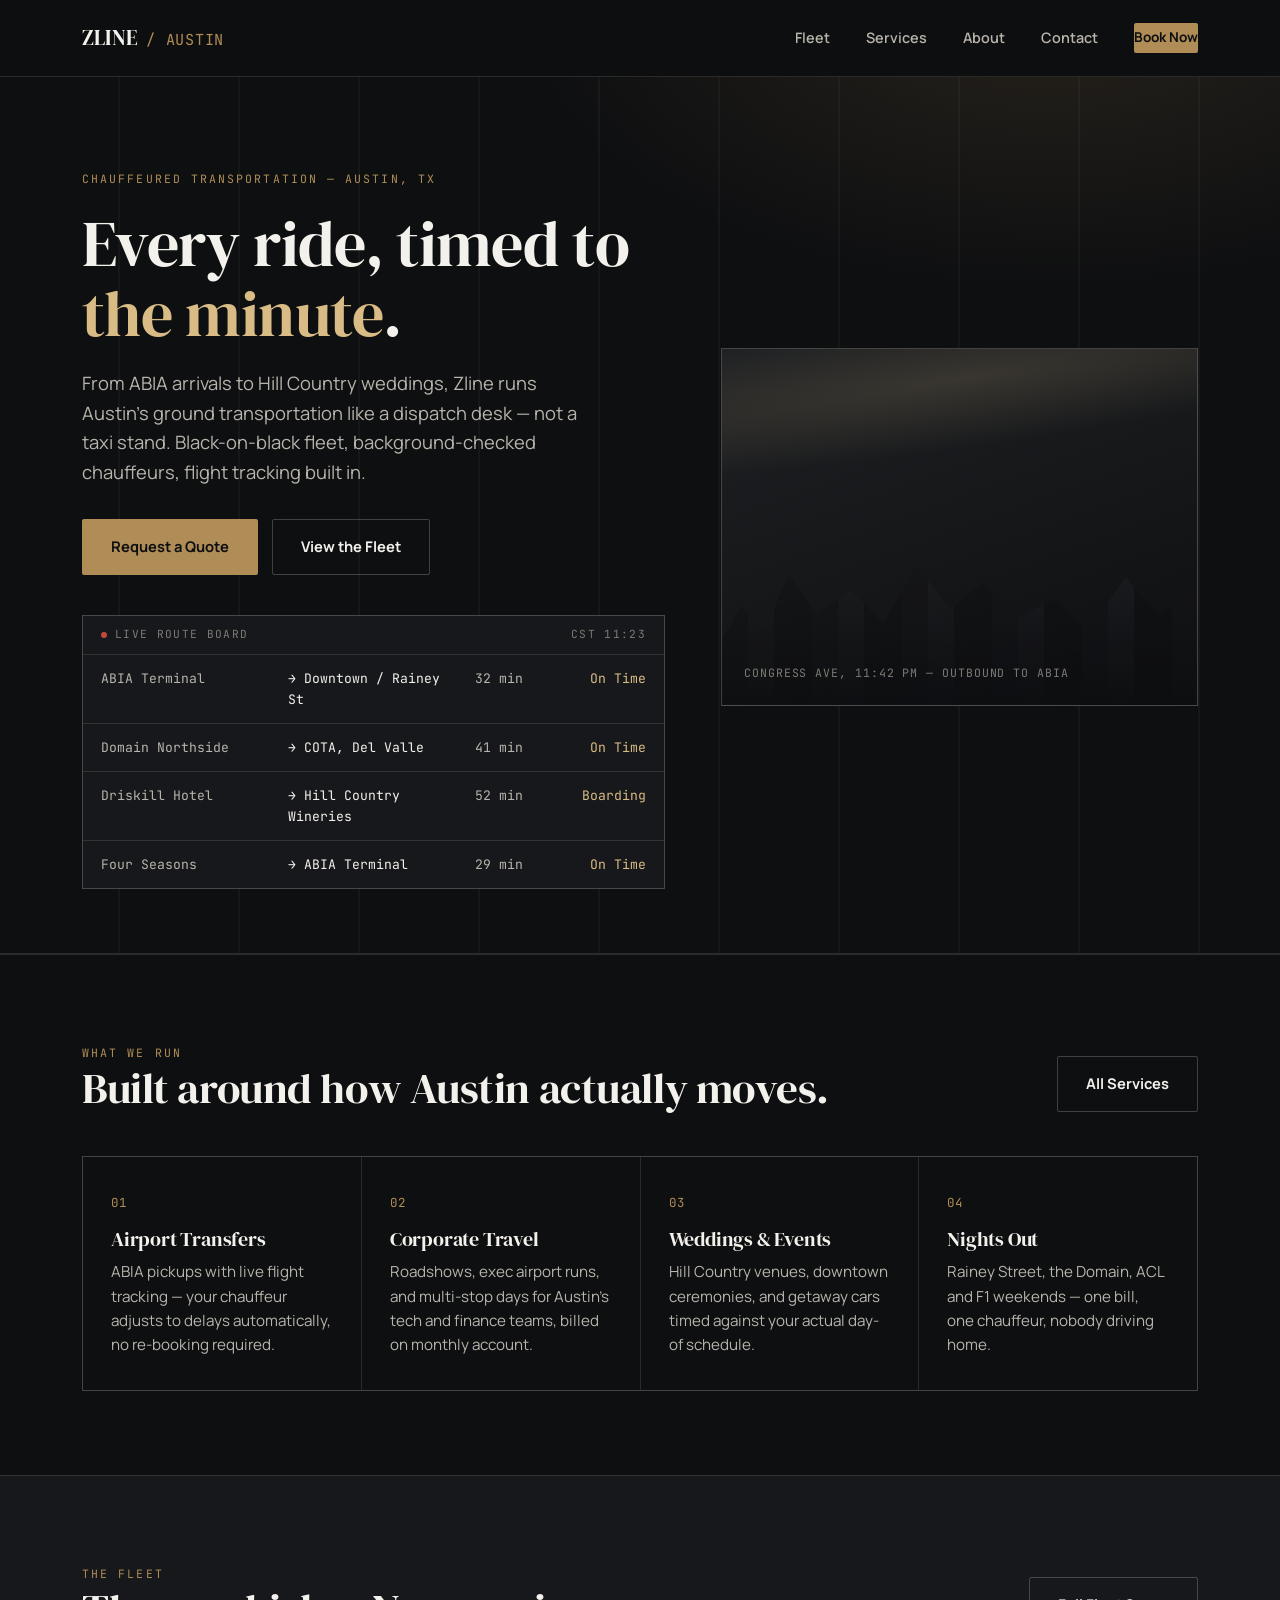
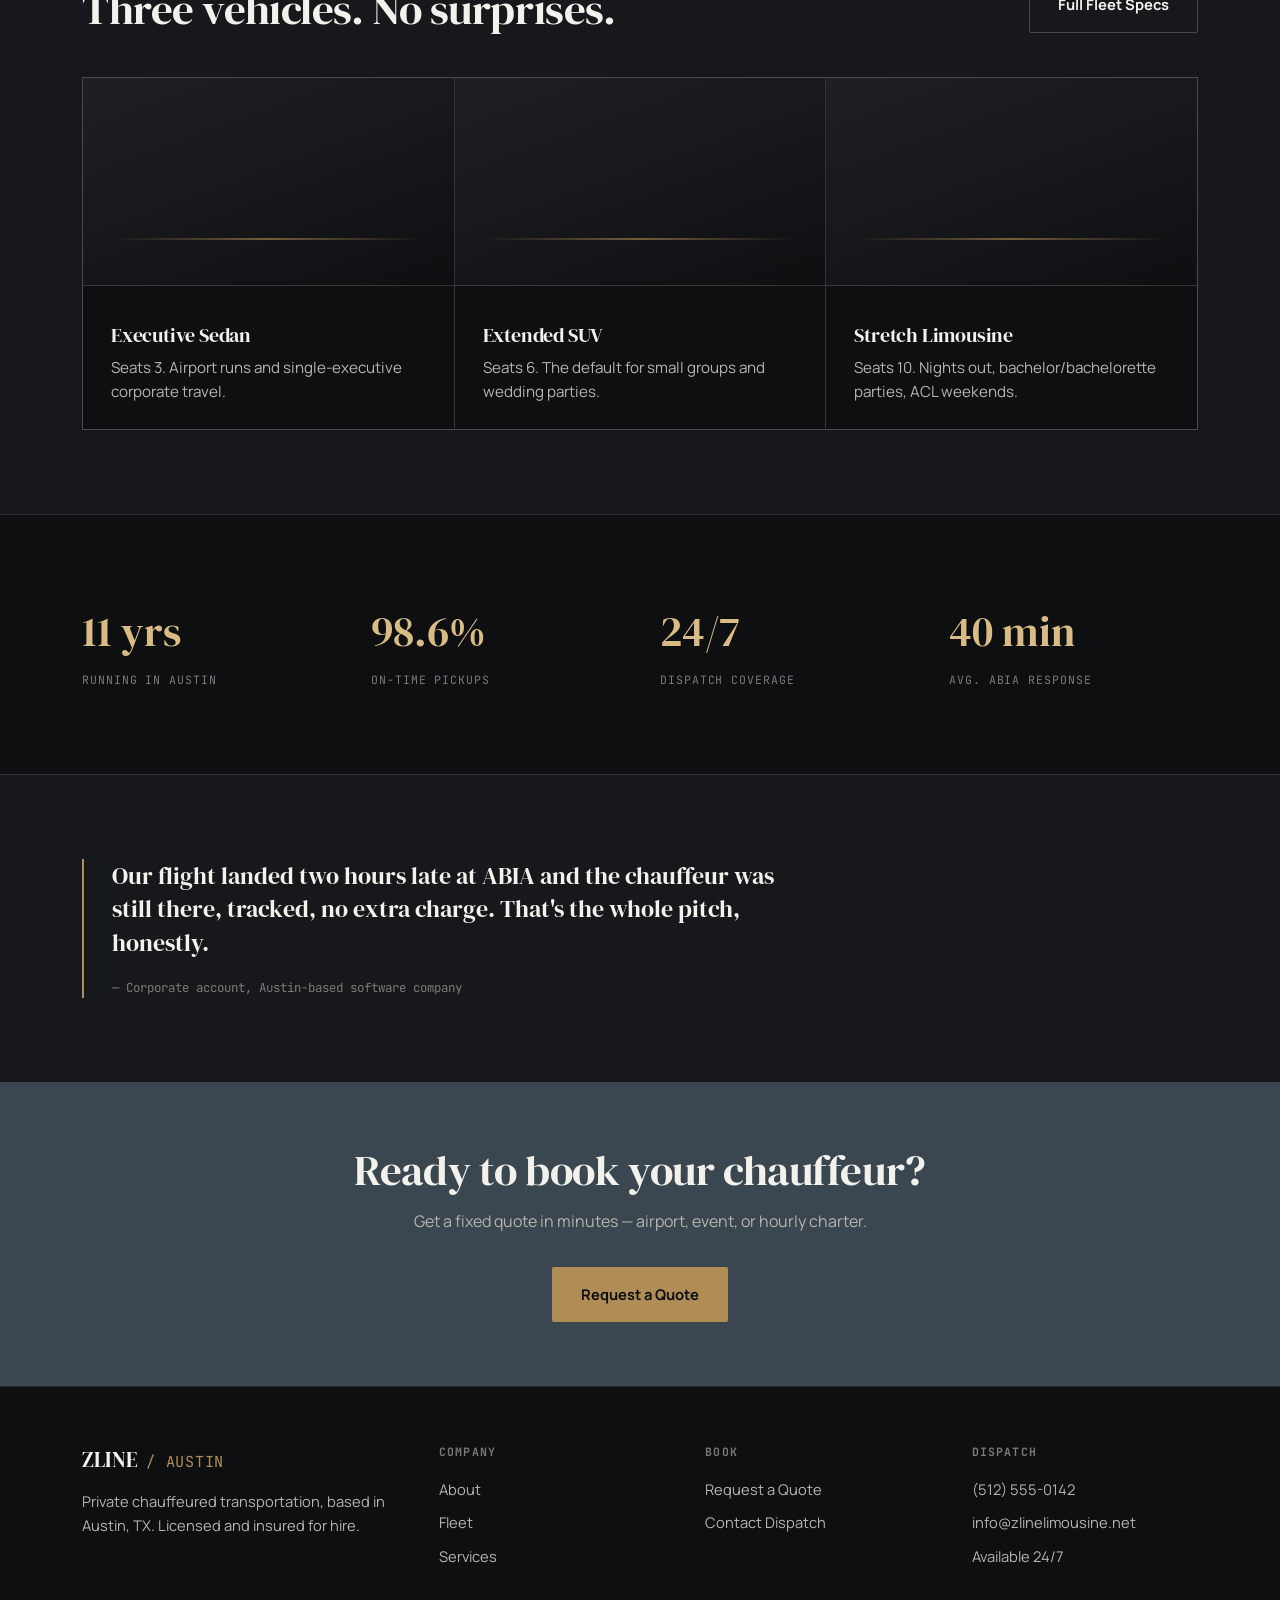
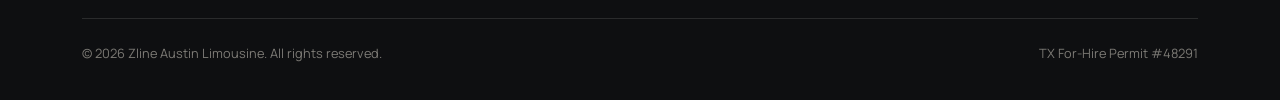
<file: index.html>
<!DOCTYPE html>
<html lang="en">
<head>
<meta charset="UTF-8">
<meta name="viewport" content="width=device-width, initial-scale=1.0">
<title>Zline Austin Limousine — Private Chauffeured Transportation</title>
<meta name="description" content="Zline Austin Limousine provides precision chauffeured transportation across Austin, TX — airport transfers, corporate travel, weddings, and nights out.">
<link rel="stylesheet" href="styles.css">
</head>
<body>

<header class="site-header">
  <div class="wrap">
    <a href="index.html" class="brand">ZLINE <span class="mark">/ AUSTIN</span></a>
    <nav class="main-nav">
      <a href="fleet.html">Fleet</a>
      <a href="services.html">Services</a>
      <a href="about.html">About</a>
      <a href="contact.html">Contact</a>
      <a href="booking.html" class="nav-cta">Book Now</a>
    </nav>
    <button class="nav-toggle" aria-label="Toggle menu" aria-expanded="false">&#9776;</button>
  </div>
</header>

<section class="hero">
  <div class="wrap hero-grid">
    <div>
      <span class="eyebrow">Chauffeured Transportation — Austin, TX</span>
      <h1>Every ride, timed to <em>the minute</em>.</h1>
      <p class="lede">From ABIA arrivals to Hill Country weddings, Zline runs Austin's ground transportation like a dispatch desk — not a taxi stand. Black-on-black fleet, background-checked chauffeurs, flight tracking built in.</p>
      <div class="hero-cta-row">
        <a href="booking.html" class="btn btn-primary">Request a Quote</a>
        <a href="fleet.html" class="btn btn-ghost">View the Fleet</a>
      </div>

      <div class="board">
        <div class="board-head"><span><span class="dot"></span>Live Route Board</span><span data-board-clock>CST —:—</span></div>
        <div class="board-row"><span>ABIA Terminal</span><span class="route-to">→ Downtown / Rainey St</span><span>32 min</span><span class="status">On Time</span></div>
        <div class="board-row"><span>Domain Northside</span><span class="route-to">→ COTA, Del Valle</span><span>41 min</span><span class="status">On Time</span></div>
        <div class="board-row"><span>Driskill Hotel</span><span class="route-to">→ Hill Country Wineries</span><span>52 min</span><span class="status">Boarding</span></div>
        <div class="board-row"><span>Four Seasons</span><span class="route-to">→ ABIA Terminal</span><span>29 min</span><span class="status">On Time</span></div>
      </div>
    </div>

    <div class="hero-art">
      <div class="beam"></div>
      <div class="skyline"></div>
      <div class="plate">
        <span class="caption">Congress Ave, 11:42 PM — outbound to ABIA</span>
      </div>
    </div>
  </div>
</section>

<section class="border-top">
  <div class="wrap">
    <div class="section-head">
      <div>
        <span class="eyebrow">What We Run</span>
        <h2>Built around how Austin actually moves.</h2>
      </div>
      <a href="services.html" class="btn btn-ghost">All Services</a>
    </div>
    <div class="grid-4">
      <div class="card">
        <span class="num">01</span>
        <h3>Airport Transfers</h3>
        <p>ABIA pickups with live flight tracking — your chauffeur adjusts to delays automatically, no re-booking required.</p>
      </div>
      <div class="card">
        <span class="num">02</span>
        <h3>Corporate Travel</h3>
        <p>Roadshows, exec airport runs, and multi-stop days for Austin's tech and finance teams, billed on monthly account.</p>
      </div>
      <div class="card">
        <span class="num">03</span>
        <h3>Weddings &amp; Events</h3>
        <p>Hill Country venues, downtown ceremonies, and getaway cars timed against your actual day-of schedule.</p>
      </div>
      <div class="card">
        <span class="num">04</span>
        <h3>Nights Out</h3>
        <p>Rainey Street, the Domain, ACL and F1 weekends — one bill, one chauffeur, nobody driving home.</p>
      </div>
    </div>
  </div>
</section>

<section class="bg-alt border-top">
  <div class="wrap">
    <div class="section-head">
      <div>
        <span class="eyebrow">The Fleet</span>
        <h2>Three vehicles. No surprises.</h2>
      </div>
      <a href="fleet.html" class="btn btn-ghost">Full Fleet Specs</a>
    </div>
    <div class="grid-3">
      <div class="card" style="padding:0;">
        <div class="vehicle-art"></div>
        <div style="padding:24px 28px;">
          <h3>Executive Sedan</h3>
          <p>Seats 3. Airport runs and single-executive corporate travel.</p>
        </div>
      </div>
      <div class="card" style="padding:0;">
        <div class="vehicle-art"></div>
        <div style="padding:24px 28px;">
          <h3>Extended SUV</h3>
          <p>Seats 6. The default for small groups and wedding parties.</p>
        </div>
      </div>
      <div class="card" style="padding:0;">
        <div class="vehicle-art"></div>
        <div style="padding:24px 28px;">
          <h3>Stretch Limousine</h3>
          <p>Seats 10. Nights out, bachelor/bachelorette parties, ACL weekends.</p>
        </div>
      </div>
    </div>
  </div>
</section>

<section class="border-top">
  <div class="wrap">
    <div class="stat-row">
      <div class="stat"><div class="value">11 yrs</div><div class="label">Running in Austin</div></div>
      <div class="stat"><div class="value">98.6%</div><div class="label">On-time pickups</div></div>
      <div class="stat"><div class="value">24/7</div><div class="label">Dispatch coverage</div></div>
      <div class="stat"><div class="value">40 min</div><div class="label">Avg. ABIA response</div></div>
    </div>
  </div>
</section>

<section class="bg-alt border-top">
  <div class="wrap">
    <div class="testimonial">
      <blockquote>Our flight landed two hours late at ABIA and the chauffeur was still there, tracked, no extra charge. That's the whole pitch, honestly.</blockquote>
      <cite>— Corporate account, Austin-based software company</cite>
    </div>
  </div>
</section>

<div class="cta-band">
  <div class="wrap">
    <h2>Ready to book your chauffeur?</h2>
    <p>Get a fixed quote in minutes — airport, event, or hourly charter.</p>
    <a href="booking.html" class="btn btn-primary">Request a Quote</a>
  </div>
</div>

<footer>
  <div class="wrap">
    <div class="footer-grid">
      <div>
        <a href="index.html" class="brand">ZLINE <span class="mark">/ AUSTIN</span></a>
        <p style="color:var(--ink-dim); margin-top:14px; max-width:34ch; font-size:0.92rem;">Private chauffeured transportation, based in Austin, TX. Licensed and insured for hire.</p>
      </div>
      <div>
        <h4>Company</h4>
        <ul>
          <li><a href="about.html">About</a></li>
          <li><a href="fleet.html">Fleet</a></li>
          <li><a href="services.html">Services</a></li>
        </ul>
      </div>
      <div>
        <h4>Book</h4>
        <ul>
          <li><a href="booking.html">Request a Quote</a></li>
          <li><a href="contact.html">Contact Dispatch</a></li>
        </ul>
      </div>
      <div>
        <h4>Dispatch</h4>
        <ul>
          <li>(512) 555-0142</li>
          <li>info@zlinelimousine.net</li>
          <li>Available 24/7</li>
        </ul>
      </div>
    </div>
    <div class="footer-bottom">
      <span>© 2026 Zline Austin Limousine. All rights reserved.</span>
      <span>TX For-Hire Permit #48291</span>
    </div>
  </div>
</footer>

<script src="script.js"></script>
</body>
</html>
</file>
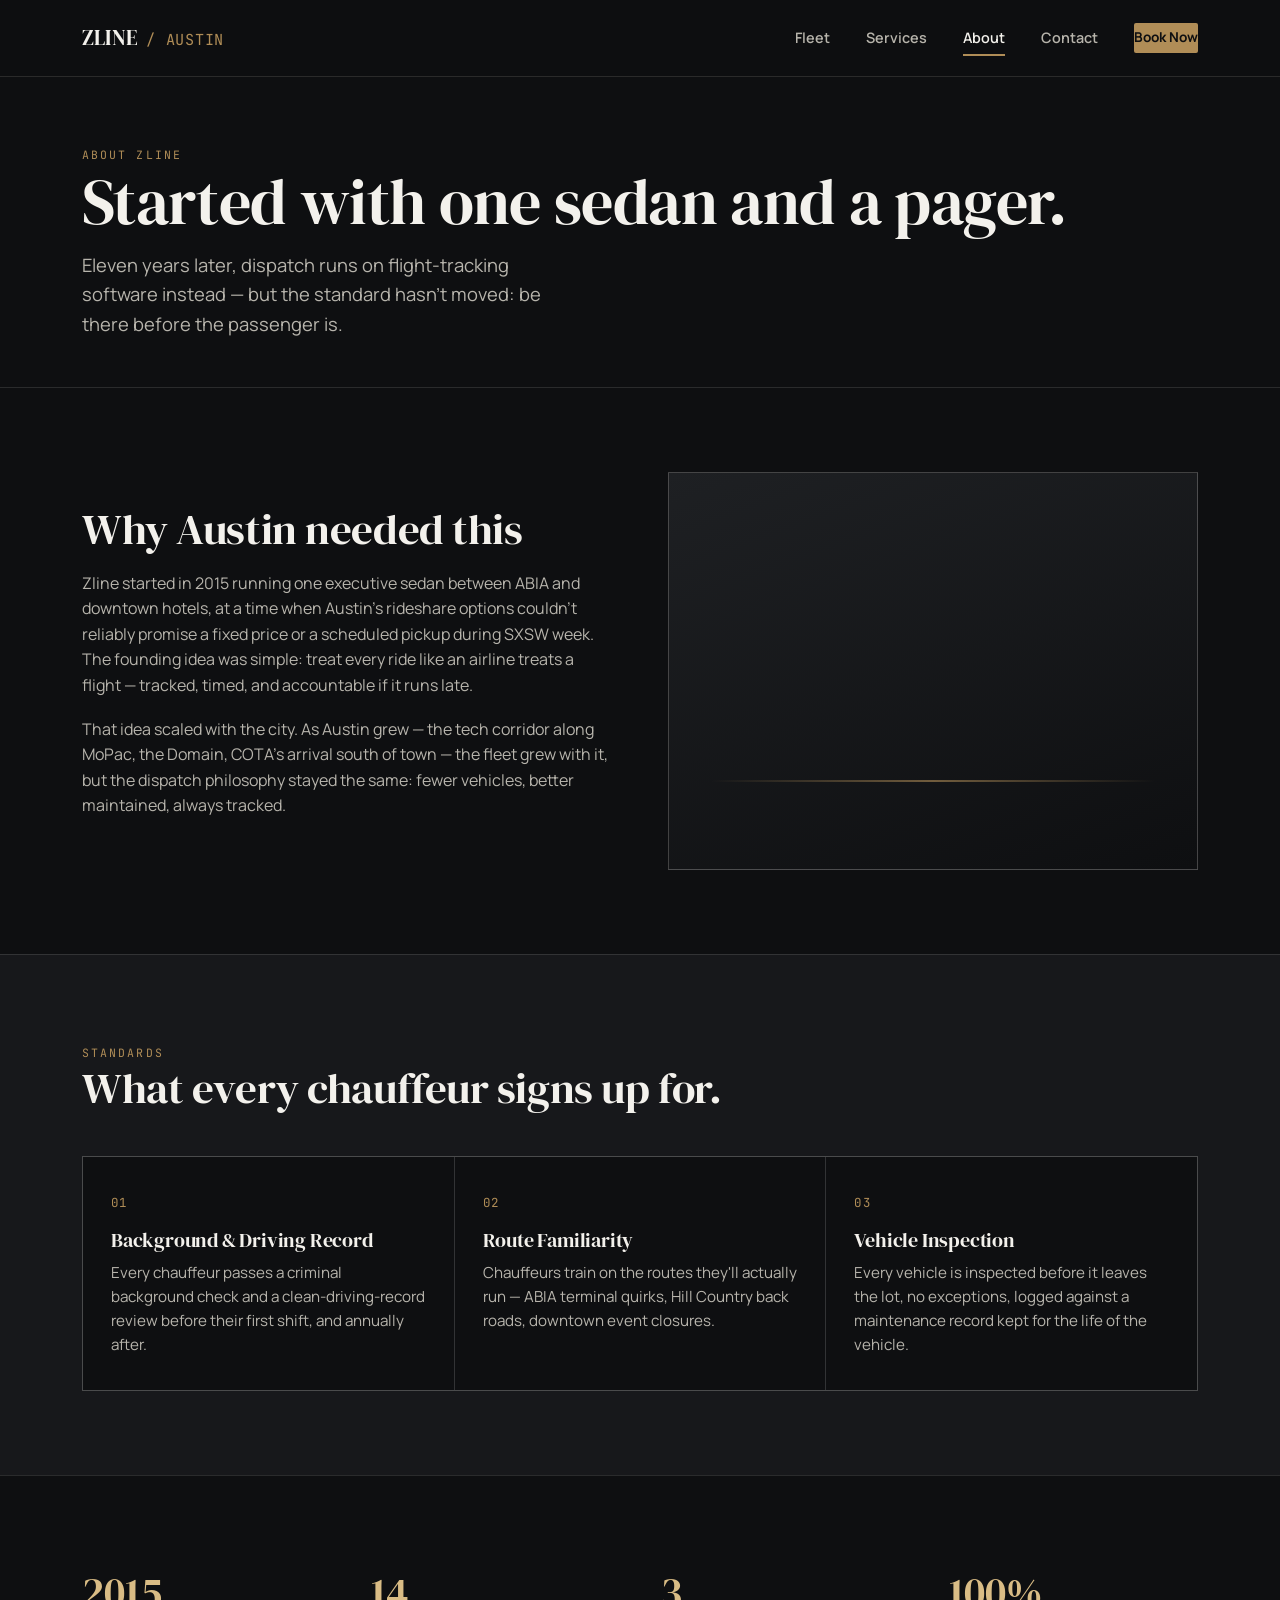
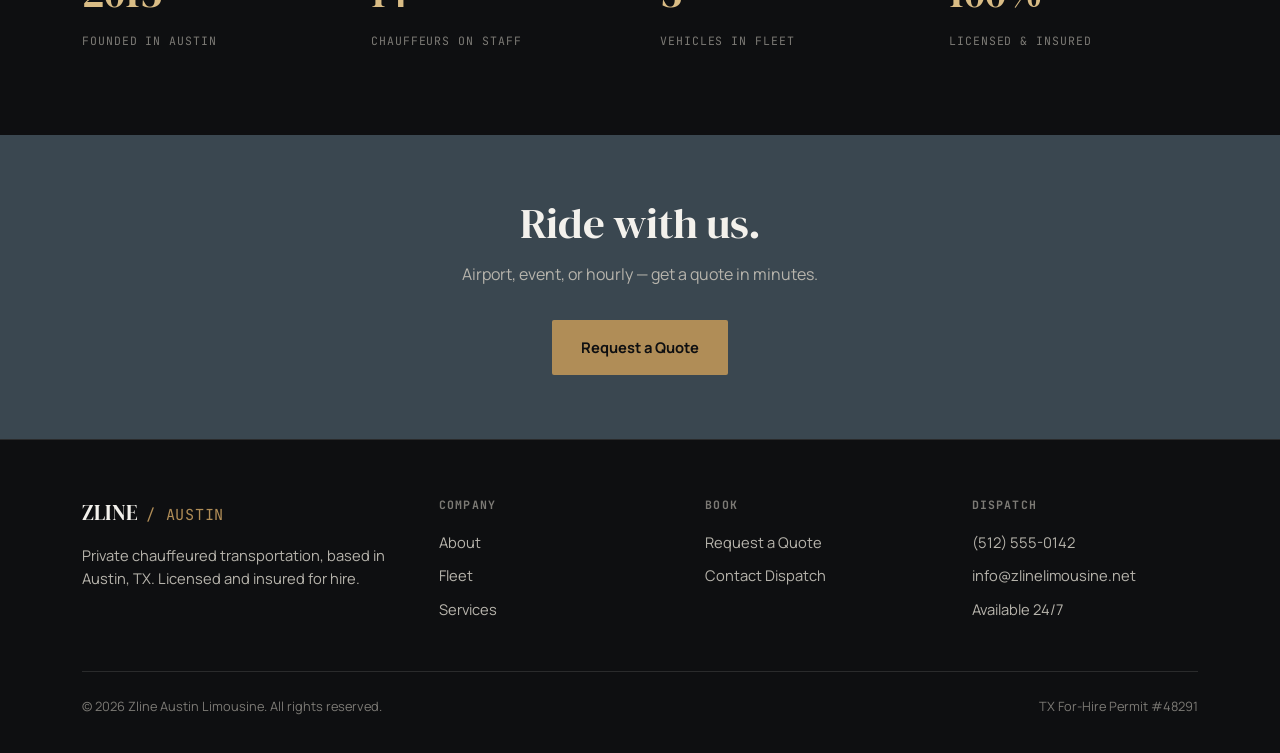
<file: about.html>
<!DOCTYPE html>
<html lang="en">
<head>
<meta charset="UTF-8">
<meta name="viewport" content="width=device-width, initial-scale=1.0">
<title>About — Zline Austin Limousine</title>
<meta name="description" content="Zline Austin Limousine has run private chauffeured transportation in Austin, TX since 2015. Learn about our chauffeurs, fleet standards, and story.">
<link rel="stylesheet" href="styles.css">
</head>
<body>

<header class="site-header">
  <div class="wrap">
    <a href="index.html" class="brand">ZLINE <span class="mark">/ AUSTIN</span></a>
    <nav class="main-nav">
      <a href="fleet.html">Fleet</a>
      <a href="services.html">Services</a>
      <a href="about.html" aria-current="page">About</a>
      <a href="contact.html">Contact</a>
      <a href="booking.html" class="nav-cta">Book Now</a>
    </nav>
    <button class="nav-toggle" aria-label="Toggle menu" aria-expanded="false">&#9776;</button>
  </div>
</header>

<div class="page-header">
  <div class="wrap">
    <span class="eyebrow">About Zline</span>
    <h1>Started with one sedan and a pager.</h1>
    <p class="lede" style="margin-top:14px;">Eleven years later, dispatch runs on flight-tracking software instead — but the standard hasn't moved: be there before the passenger is.</p>
  </div>
</div>

<section>
  <div class="wrap two-col">
    <div>
      <h2>Why Austin needed this</h2>
      <p style="color:var(--ink-dim); margin:18px 0;">Zline started in 2015 running one executive sedan between ABIA and downtown hotels, at a time when Austin's rideshare options couldn't reliably promise a fixed price or a scheduled pickup during SXSW week. The founding idea was simple: treat every ride like an airline treats a flight — tracked, timed, and accountable if it runs late.</p>
      <p style="color:var(--ink-dim); margin:18px 0;">That idea scaled with the city. As Austin grew — the tech corridor along MoPac, the Domain, COTA's arrival south of town — the fleet grew with it, but the dispatch philosophy stayed the same: fewer vehicles, better maintained, always tracked.</p>
    </div>
    <div class="vehicle-art" style="border:1px solid var(--line-strong); aspect-ratio:4/3;"></div>
  </div>
</section>

<section class="bg-alt border-top">
  <div class="wrap">
    <div class="section-head">
      <div>
        <span class="eyebrow">Standards</span>
        <h2>What every chauffeur signs up for.</h2>
      </div>
    </div>
    <div class="grid-3">
      <div class="card">
        <span class="num">01</span>
        <h3>Background &amp; Driving Record</h3>
        <p>Every chauffeur passes a criminal background check and a clean-driving-record review before their first shift, and annually after.</p>
      </div>
      <div class="card">
        <span class="num">02</span>
        <h3>Route Familiarity</h3>
        <p>Chauffeurs train on the routes they'll actually run — ABIA terminal quirks, Hill Country back roads, downtown event closures.</p>
      </div>
      <div class="card">
        <span class="num">03</span>
        <h3>Vehicle Inspection</h3>
        <p>Every vehicle is inspected before it leaves the lot, no exceptions, logged against a maintenance record kept for the life of the vehicle.</p>
      </div>
    </div>
  </div>
</section>

<section class="border-top">
  <div class="wrap">
    <div class="stat-row">
      <div class="stat"><div class="value">2015</div><div class="label">Founded in Austin</div></div>
      <div class="stat"><div class="value">14</div><div class="label">Chauffeurs on staff</div></div>
      <div class="stat"><div class="value">3</div><div class="label">Vehicles in fleet</div></div>
      <div class="stat"><div class="value">100%</div><div class="label">Licensed &amp; insured</div></div>
    </div>
  </div>
</section>

<div class="cta-band">
  <div class="wrap">
    <h2>Ride with us.</h2>
    <p>Airport, event, or hourly — get a quote in minutes.</p>
    <a href="booking.html" class="btn btn-primary">Request a Quote</a>
  </div>
</div>

<footer>
  <div class="wrap">
    <div class="footer-grid">
      <div>
        <a href="index.html" class="brand">ZLINE <span class="mark">/ AUSTIN</span></a>
        <p style="color:var(--ink-dim); margin-top:14px; max-width:34ch; font-size:0.92rem;">Private chauffeured transportation, based in Austin, TX. Licensed and insured for hire.</p>
      </div>
      <div>
        <h4>Company</h4>
        <ul>
          <li><a href="about.html">About</a></li>
          <li><a href="fleet.html">Fleet</a></li>
          <li><a href="services.html">Services</a></li>
        </ul>
      </div>
      <div>
        <h4>Book</h4>
        <ul>
          <li><a href="booking.html">Request a Quote</a></li>
          <li><a href="contact.html">Contact Dispatch</a></li>
        </ul>
      </div>
      <div>
        <h4>Dispatch</h4>
        <ul>
          <li>(512) 555-0142</li>
          <li>info@zlinelimousine.net</li>
          <li>Available 24/7</li>
        </ul>
      </div>
    </div>
    <div class="footer-bottom">
      <span>© 2026 Zline Austin Limousine. All rights reserved.</span>
      <span>TX For-Hire Permit #48291</span>
    </div>
  </div>
</footer>

<script src="script.js"></script>
</body>
</html>
</file>
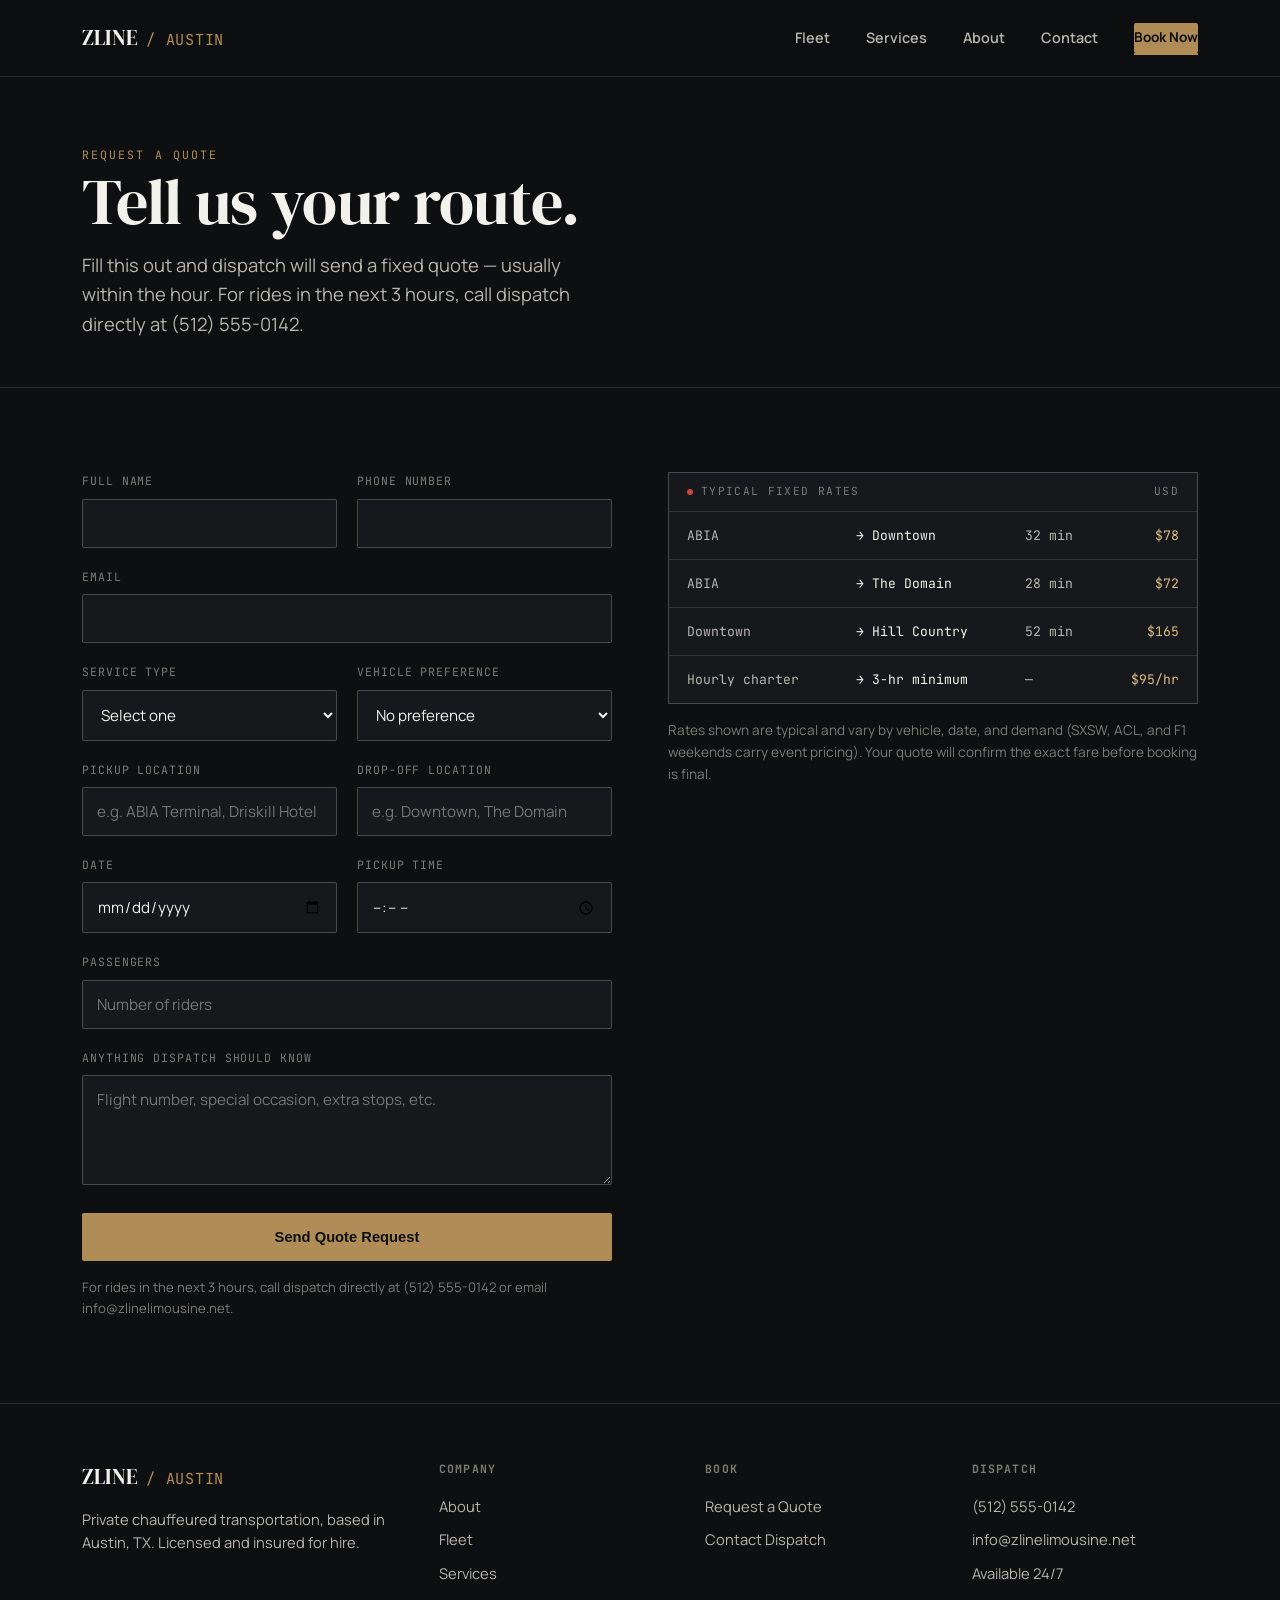
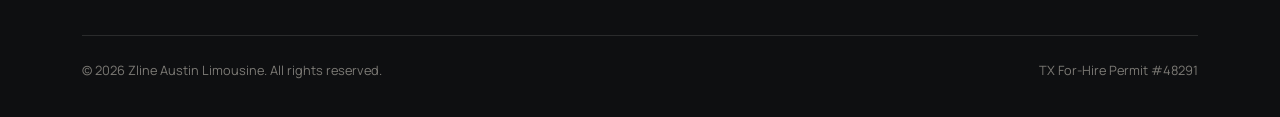
<file: booking.html>
<!DOCTYPE html>
<html lang="en">
<head>
<meta charset="UTF-8">
<meta name="viewport" content="width=device-width, initial-scale=1.0">
<title>Book a Ride — Zline Austin Limousine</title>
<meta name="description" content="Request a quote or book chauffeured transportation with Zline Austin Limousine — airport, corporate, event, or hourly charter.">
<link rel="stylesheet" href="styles.css">
</head>
<body>

<header class="site-header">
  <div class="wrap">
    <a href="index.html" class="brand">ZLINE <span class="mark">/ AUSTIN</span></a>
    <nav class="main-nav">
      <a href="fleet.html">Fleet</a>
      <a href="services.html">Services</a>
      <a href="about.html">About</a>
      <a href="contact.html">Contact</a>
      <a href="booking.html" class="nav-cta" aria-current="page">Book Now</a>
    </nav>
    <button class="nav-toggle" aria-label="Toggle menu" aria-expanded="false">&#9776;</button>
  </div>
</header>

<div class="page-header">
  <div class="wrap">
    <span class="eyebrow">Request a Quote</span>
    <h1>Tell us your route.</h1>
    <p class="lede" style="margin-top:14px;">Fill this out and dispatch will send a fixed quote — usually within the hour. For rides in the next 3 hours, call dispatch directly at (512) 555-0142.</p>
  </div>
</div>

<section>
  <div class="wrap">
    <div class="two-col" style="align-items:flex-start;">
      <form id="booking-form">
        <div class="form-grid">
          <div class="field">
            <label for="name">Full name</label>
            <input type="text" id="name" name="name" required>
          </div>
          <div class="field">
            <label for="phone">Phone number</label>
            <input type="tel" id="phone" name="phone" required>
          </div>
          <div class="field full">
            <label for="email">Email</label>
            <input type="email" id="email" name="email" required>
          </div>
          <div class="field">
            <label for="service">Service type</label>
            <select id="service" name="service" required>
              <option value="">Select one</option>
              <option>Airport Transfer</option>
              <option>Corporate Account</option>
              <option>Wedding / Event</option>
              <option>Hourly Charter</option>
              <option>Other</option>
            </select>
          </div>
          <div class="field">
            <label for="vehicle">Vehicle preference</label>
            <select id="vehicle" name="vehicle">
              <option value="">No preference</option>
              <option>Executive Sedan (seats 3)</option>
              <option>Extended SUV (seats 6)</option>
              <option>Stretch Limousine (seats 10)</option>
            </select>
          </div>
          <div class="field">
            <label for="pickup">Pickup location</label>
            <input type="text" id="pickup" name="pickup" placeholder="e.g. ABIA Terminal, Driskill Hotel" required>
          </div>
          <div class="field">
            <label for="dropoff">Drop-off location</label>
            <input type="text" id="dropoff" name="dropoff" placeholder="e.g. Downtown, The Domain">
          </div>
          <div class="field">
            <label for="date">Date</label>
            <input type="date" id="date" name="date" required>
          </div>
          <div class="field">
            <label for="time">Pickup time</label>
            <input type="time" id="time" name="time" required>
          </div>
          <div class="field full">
            <label for="passengers">Passengers</label>
            <input type="number" id="passengers" name="passengers" min="1" max="10" placeholder="Number of riders">
          </div>
          <div class="field full">
            <label for="notes">Anything dispatch should know</label>
            <textarea id="notes" name="notes" placeholder="Flight number, special occasion, extra stops, etc."></textarea>
          </div>
        </div>
        <button type="submit" class="btn btn-primary btn-block" style="margin-top:28px;">Send Quote Request</button>
        <p class="form-note">For rides in the next 3 hours, call dispatch directly at (512) 555-0142 or email info@zlinelimousine.net.</p>
        <div class="form-success" id="booking-success">
          <strong style="color:var(--brass-light);">Request received — reference #<span id="booking-invoice"></span>.</strong> A member of dispatch will follow up by phone or email shortly with your fixed quote. A confirmation has been sent to your email.
        </div>
        <div class="form-success" id="booking-error" style="border-color:#b33;">
          <strong style="color:#b33;">Something went wrong.</strong> Please call dispatch at (512) 555-0142 or email info@zlinelimousine.net.
        </div>
      </form>

      <div>
        <div class="board" style="margin-top:0;">
          <div class="board-head"><span><span class="dot"></span>Typical Fixed Rates</span><span>USD</span></div>
          <div class="board-row"><span>ABIA</span><span class="route-to">→ Downtown</span><span>32 min</span><span class="status">$78</span></div>
          <div class="board-row"><span>ABIA</span><span class="route-to">→ The Domain</span><span>28 min</span><span class="status">$72</span></div>
          <div class="board-row"><span>Downtown</span><span class="route-to">→ Hill Country</span><span>52 min</span><span class="status">$165</span></div>
          <div class="board-row"><span>Hourly charter</span><span class="route-to">→ 3-hr minimum</span><span>—</span><span class="status">$95/hr</span></div>
        </div>
        <p style="color:var(--ink-faint); font-size:0.85rem; margin-top:16px;">Rates shown are typical and vary by vehicle, date, and demand (SXSW, ACL, and F1 weekends carry event pricing). Your quote will confirm the exact fare before booking is final.</p>
      </div>
    </div>
  </div>
</section>

<footer>
  <div class="wrap">
    <div class="footer-grid">
      <div>
        <a href="index.html" class="brand">ZLINE <span class="mark">/ AUSTIN</span></a>
        <p style="color:var(--ink-dim); margin-top:14px; max-width:34ch; font-size:0.92rem;">Private chauffeured transportation, based in Austin, TX. Licensed and insured for hire.</p>
      </div>
      <div>
        <h4>Company</h4>
        <ul>
          <li><a href="about.html">About</a></li>
          <li><a href="fleet.html">Fleet</a></li>
          <li><a href="services.html">Services</a></li>
        </ul>
      </div>
      <div>
        <h4>Book</h4>
        <ul>
          <li><a href="booking.html">Request a Quote</a></li>
          <li><a href="contact.html">Contact Dispatch</a></li>
        </ul>
      </div>
      <div>
        <h4>Dispatch</h4>
        <ul>
          <li>(512) 555-0142</li>
          <li>info@zlinelimousine.net</li>
          <li>Available 24/7</li>
        </ul>
      </div>
    </div>
    <div class="footer-bottom">
      <span>© 2026 Zline Austin Limousine. All rights reserved.</span>
      <span>TX For-Hire Permit #48291</span>
    </div>
  </div>
</footer>

<script src="script.js"></script>
</body>
</html>
</file>
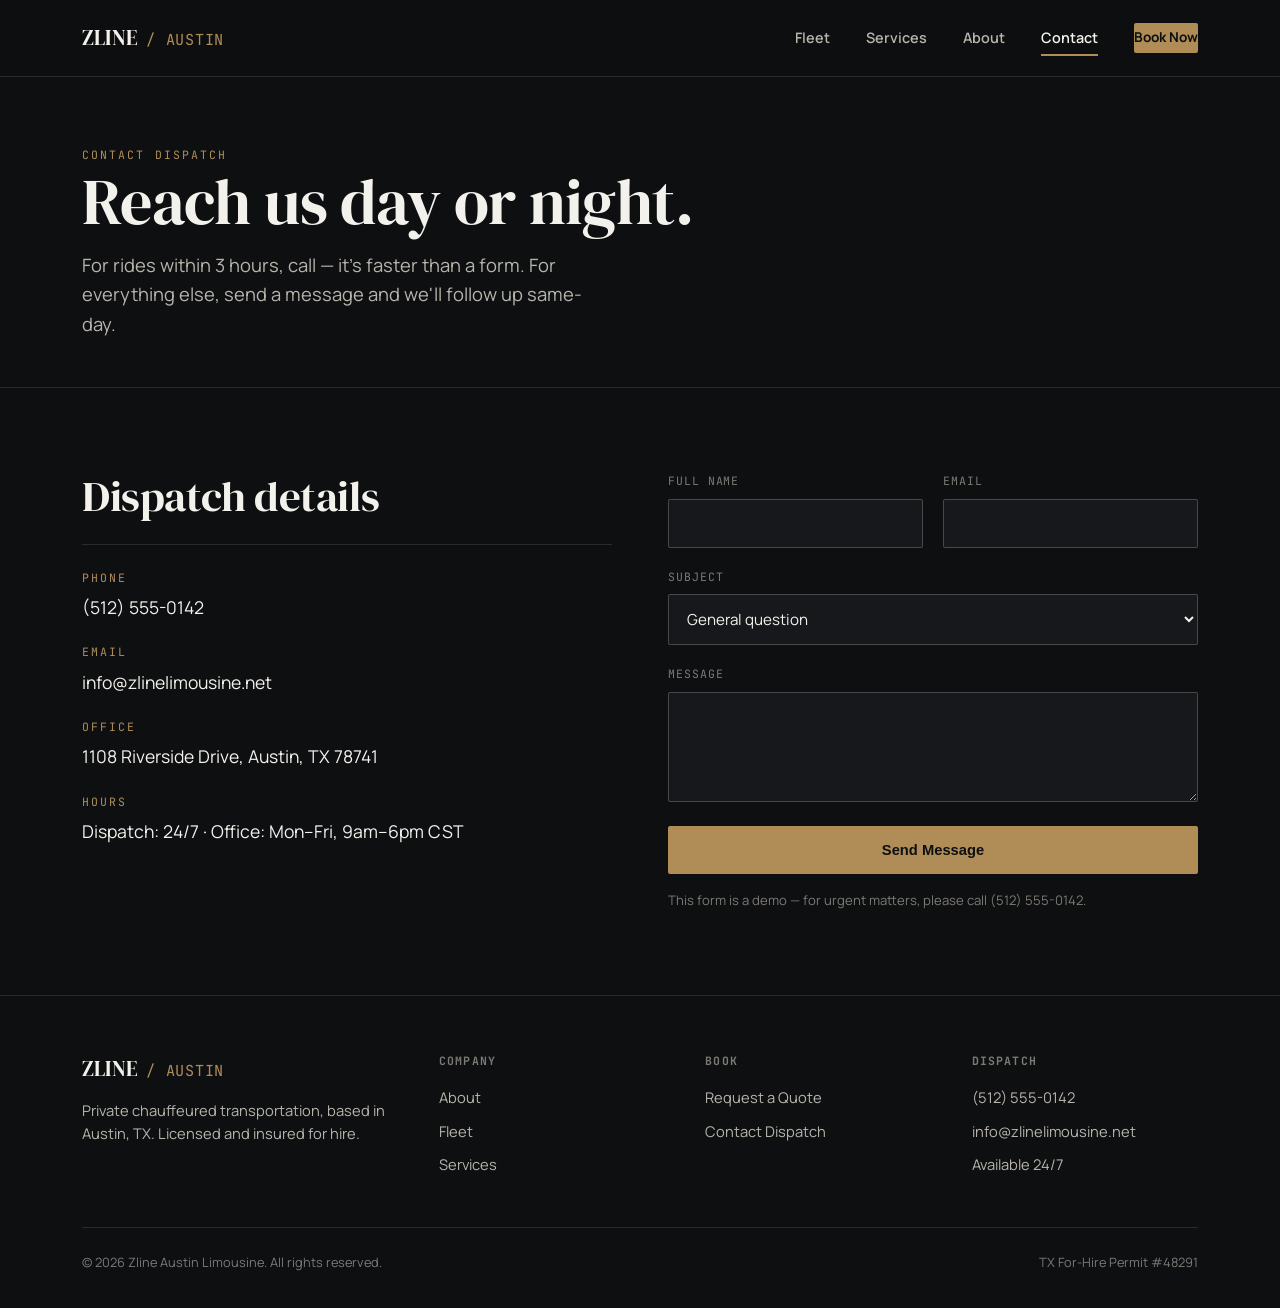
<file: contact.html>
<!DOCTYPE html>
<html lang="en">
<head>
<meta charset="UTF-8">
<meta name="viewport" content="width=device-width, initial-scale=1.0">
<title>Contact — Zline Austin Limousine</title>
<meta name="description" content="Contact Zline Austin Limousine dispatch — phone, email, and office location in Austin, TX.">
<link rel="stylesheet" href="styles.css">
</head>
<body>

<header class="site-header">
  <div class="wrap">
    <a href="index.html" class="brand">ZLINE <span class="mark">/ AUSTIN</span></a>
    <nav class="main-nav">
      <a href="fleet.html">Fleet</a>
      <a href="services.html">Services</a>
      <a href="about.html">About</a>
      <a href="contact.html" aria-current="page">Contact</a>
      <a href="booking.html" class="nav-cta">Book Now</a>
    </nav>
    <button class="nav-toggle" aria-label="Toggle menu" aria-expanded="false">&#9776;</button>
  </div>
</header>

<div class="page-header">
  <div class="wrap">
    <span class="eyebrow">Contact Dispatch</span>
    <h1>Reach us day or night.</h1>
    <p class="lede" style="margin-top:14px;">For rides within 3 hours, call — it's faster than a form. For everything else, send a message and we'll follow up same-day.</p>
  </div>
</div>

<section>
  <div class="wrap two-col" style="align-items:flex-start;">
    <div>
      <h2>Dispatch details</h2>
      <div class="divider" style="margin:24px 0;"></div>
      <div style="display:flex; flex-direction:column; gap:22px;">
        <div>
          <div class="eyebrow">Phone</div>
          <p style="font-size:1.1rem; margin-top:6px;">(512) 555-0142</p>
        </div>
        <div>
          <div class="eyebrow">Email</div>
          <p style="font-size:1.1rem; margin-top:6px;">info@zlinelimousine.net</p>
        </div>
        <div>
          <div class="eyebrow">Office</div>
          <p style="font-size:1.1rem; margin-top:6px;">1108 Riverside Drive, Austin, TX 78741</p>
        </div>
        <div>
          <div class="eyebrow">Hours</div>
          <p style="font-size:1.1rem; margin-top:6px;">Dispatch: 24/7 &middot; Office: Mon–Fri, 9am–6pm CST</p>
        </div>
      </div>
    </div>

    <form id="contact-form">
      <div class="form-grid">
        <div class="field">
          <label for="c-name">Full name</label>
          <input type="text" id="c-name" name="name" required>
        </div>
        <div class="field">
          <label for="c-email">Email</label>
          <input type="email" id="c-email" name="email" required>
        </div>
        <div class="field full">
          <label for="c-subject">Subject</label>
          <select id="c-subject" name="subject">
            <option>General question</option>
            <option>Existing booking</option>
            <option>Corporate account setup</option>
            <option>Lost item</option>
            <option>Feedback</option>
          </select>
        </div>
        <div class="field full">
          <label for="c-message">Message</label>
          <textarea id="c-message" name="message" required></textarea>
        </div>
      </div>
      <button type="submit" class="btn btn-primary btn-block" style="margin-top:24px;">Send Message</button>
      <p class="form-note">This form is a demo — for urgent matters, please call (512) 555-0142.</p>
      <div class="form-success" id="contact-success">
        <strong style="color:var(--brass-light);">Message sent.</strong> Someone from our team will reply by email shortly.
      </div>
    </form>
  </div>
</section>

<footer>
  <div class="wrap">
    <div class="footer-grid">
      <div>
        <a href="index.html" class="brand">ZLINE <span class="mark">/ AUSTIN</span></a>
        <p style="color:var(--ink-dim); margin-top:14px; max-width:34ch; font-size:0.92rem;">Private chauffeured transportation, based in Austin, TX. Licensed and insured for hire.</p>
      </div>
      <div>
        <h4>Company</h4>
        <ul>
          <li><a href="about.html">About</a></li>
          <li><a href="fleet.html">Fleet</a></li>
          <li><a href="services.html">Services</a></li>
        </ul>
      </div>
      <div>
        <h4>Book</h4>
        <ul>
          <li><a href="booking.html">Request a Quote</a></li>
          <li><a href="contact.html">Contact Dispatch</a></li>
        </ul>
      </div>
      <div>
        <h4>Dispatch</h4>
        <ul>
          <li>(512) 555-0142</li>
          <li>info@zlinelimousine.net</li>
          <li>Available 24/7</li>
        </ul>
      </div>
    </div>
    <div class="footer-bottom">
      <span>© 2026 Zline Austin Limousine. All rights reserved.</span>
      <span>TX For-Hire Permit #48291</span>
    </div>
  </div>
</footer>

<script src="script.js"></script>
</body>
</html>
</file>
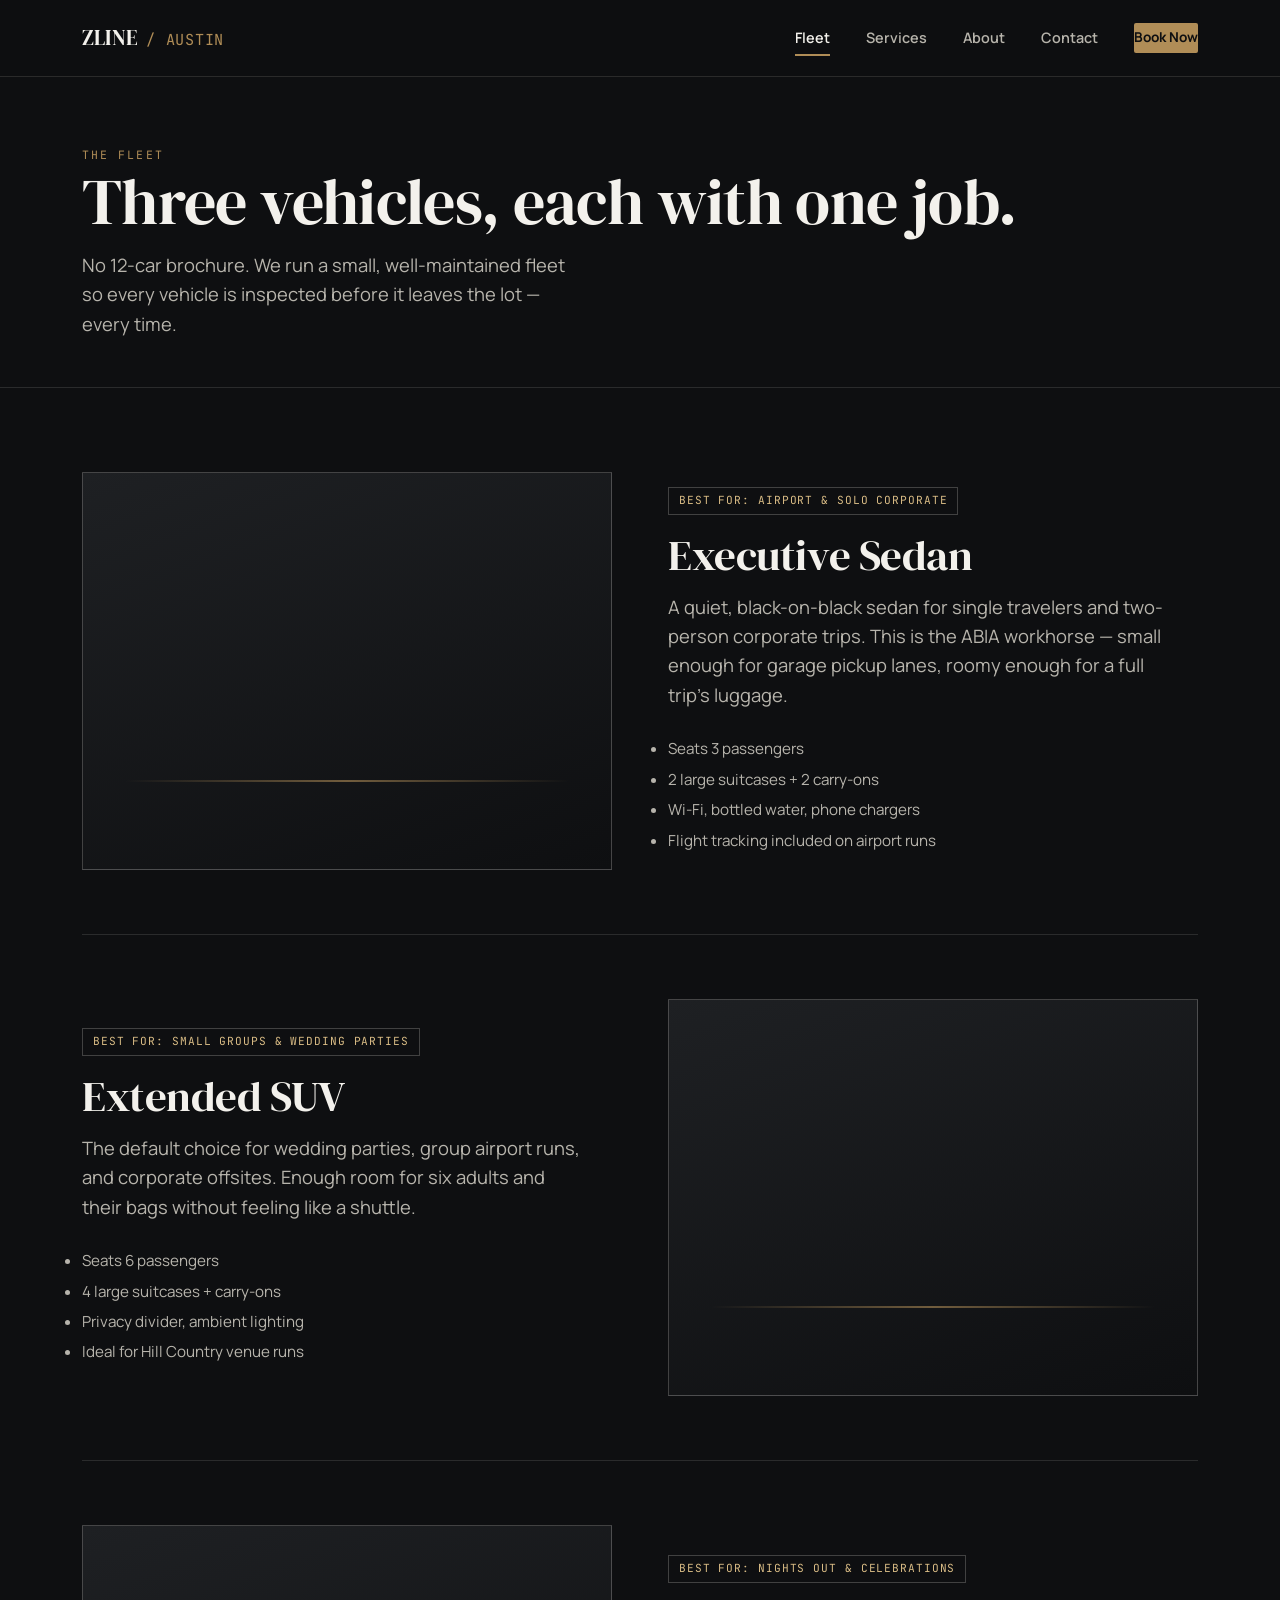
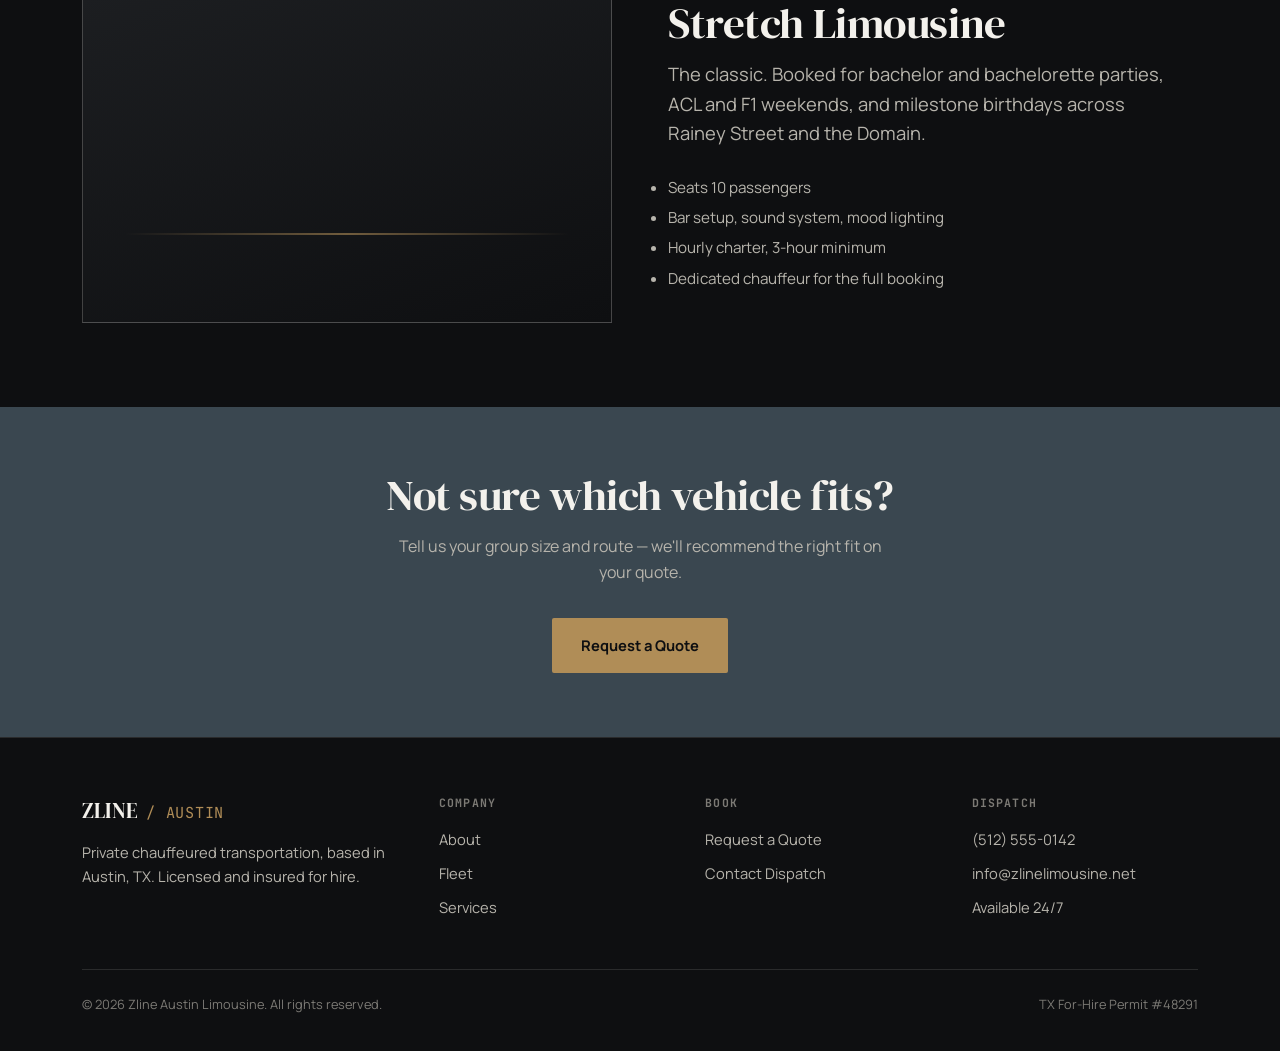
<file: fleet.html>
<!DOCTYPE html>
<html lang="en">
<head>
<meta charset="UTF-8">
<meta name="viewport" content="width=device-width, initial-scale=1.0">
<title>Fleet — Zline Austin Limousine</title>
<meta name="description" content="View Zline Austin Limousine's fleet: Executive Sedan, Extended SUV, and Stretch Limousine, with specs and best-use guidance.">
<link rel="stylesheet" href="styles.css">
</head>
<body>

<header class="site-header">
  <div class="wrap">
    <a href="index.html" class="brand">ZLINE <span class="mark">/ AUSTIN</span></a>
    <nav class="main-nav">
      <a href="fleet.html" aria-current="page">Fleet</a>
      <a href="services.html">Services</a>
      <a href="about.html">About</a>
      <a href="contact.html">Contact</a>
      <a href="booking.html" class="nav-cta">Book Now</a>
    </nav>
    <button class="nav-toggle" aria-label="Toggle menu" aria-expanded="false">&#9776;</button>
  </div>
</header>

<div class="page-header">
  <div class="wrap">
    <span class="eyebrow">The Fleet</span>
    <h1>Three vehicles, each with one job.</h1>
    <p class="lede" style="margin-top:14px;">No 12-car brochure. We run a small, well-maintained fleet so every vehicle is inspected before it leaves the lot — every time.</p>
  </div>
</div>

<section>
  <div class="wrap">
    <div class="two-col">
      <div class="vehicle-art" style="border:1px solid var(--line-strong); aspect-ratio:4/3;"></div>
      <div>
        <span class="tag">Best for: Airport &amp; solo corporate</span>
        <h2>Executive Sedan</h2>
        <p class="lede" style="margin:14px 0 24px;">A quiet, black-on-black sedan for single travelers and two-person corporate trips. This is the ABIA workhorse — small enough for garage pickup lanes, roomy enough for a full trip's luggage.</p>
        <ul style="color:var(--ink-dim); font-size:0.95rem; line-height:2;">
          <li>Seats 3 passengers</li>
          <li>2 large suitcases + 2 carry-ons</li>
          <li>Wi-Fi, bottled water, phone chargers</li>
          <li>Flight tracking included on airport runs</li>
        </ul>
      </div>
    </div>

    <div class="divider"></div>

    <div class="two-col">
      <div>
        <span class="tag">Best for: Small groups &amp; wedding parties</span>
        <h2>Extended SUV</h2>
        <p class="lede" style="margin:14px 0 24px;">The default choice for wedding parties, group airport runs, and corporate offsites. Enough room for six adults and their bags without feeling like a shuttle.</p>
        <ul style="color:var(--ink-dim); font-size:0.95rem; line-height:2;">
          <li>Seats 6 passengers</li>
          <li>4 large suitcases + carry-ons</li>
          <li>Privacy divider, ambient lighting</li>
          <li>Ideal for Hill Country venue runs</li>
        </ul>
      </div>
      <div class="vehicle-art" style="border:1px solid var(--line-strong); aspect-ratio:4/3;"></div>
    </div>

    <div class="divider"></div>

    <div class="two-col">
      <div class="vehicle-art" style="border:1px solid var(--line-strong); aspect-ratio:4/3;"></div>
      <div>
        <span class="tag">Best for: Nights out &amp; celebrations</span>
        <h2>Stretch Limousine</h2>
        <p class="lede" style="margin:14px 0 24px;">The classic. Booked for bachelor and bachelorette parties, ACL and F1 weekends, and milestone birthdays across Rainey Street and the Domain.</p>
        <ul style="color:var(--ink-dim); font-size:0.95rem; line-height:2;">
          <li>Seats 10 passengers</li>
          <li>Bar setup, sound system, mood lighting</li>
          <li>Hourly charter, 3-hour minimum</li>
          <li>Dedicated chauffeur for the full booking</li>
        </ul>
      </div>
    </div>
  </div>
</section>

<div class="cta-band">
  <div class="wrap">
    <h2>Not sure which vehicle fits?</h2>
    <p>Tell us your group size and route — we'll recommend the right fit on your quote.</p>
    <a href="booking.html" class="btn btn-primary">Request a Quote</a>
  </div>
</div>

<footer>
  <div class="wrap">
    <div class="footer-grid">
      <div>
        <a href="index.html" class="brand">ZLINE <span class="mark">/ AUSTIN</span></a>
        <p style="color:var(--ink-dim); margin-top:14px; max-width:34ch; font-size:0.92rem;">Private chauffeured transportation, based in Austin, TX. Licensed and insured for hire.</p>
      </div>
      <div>
        <h4>Company</h4>
        <ul>
          <li><a href="about.html">About</a></li>
          <li><a href="fleet.html">Fleet</a></li>
          <li><a href="services.html">Services</a></li>
        </ul>
      </div>
      <div>
        <h4>Book</h4>
        <ul>
          <li><a href="booking.html">Request a Quote</a></li>
          <li><a href="contact.html">Contact Dispatch</a></li>
        </ul>
      </div>
      <div>
        <h4>Dispatch</h4>
        <ul>
          <li>(512) 555-0142</li>
          <li>info@zlinelimousine.net</li>
          <li>Available 24/7</li>
        </ul>
      </div>
    </div>
    <div class="footer-bottom">
      <span>© 2026 Zline Austin Limousine. All rights reserved.</span>
      <span>TX For-Hire Permit #48291</span>
    </div>
  </div>
</footer>

<script src="script.js"></script>
</body>
</html>
</file>
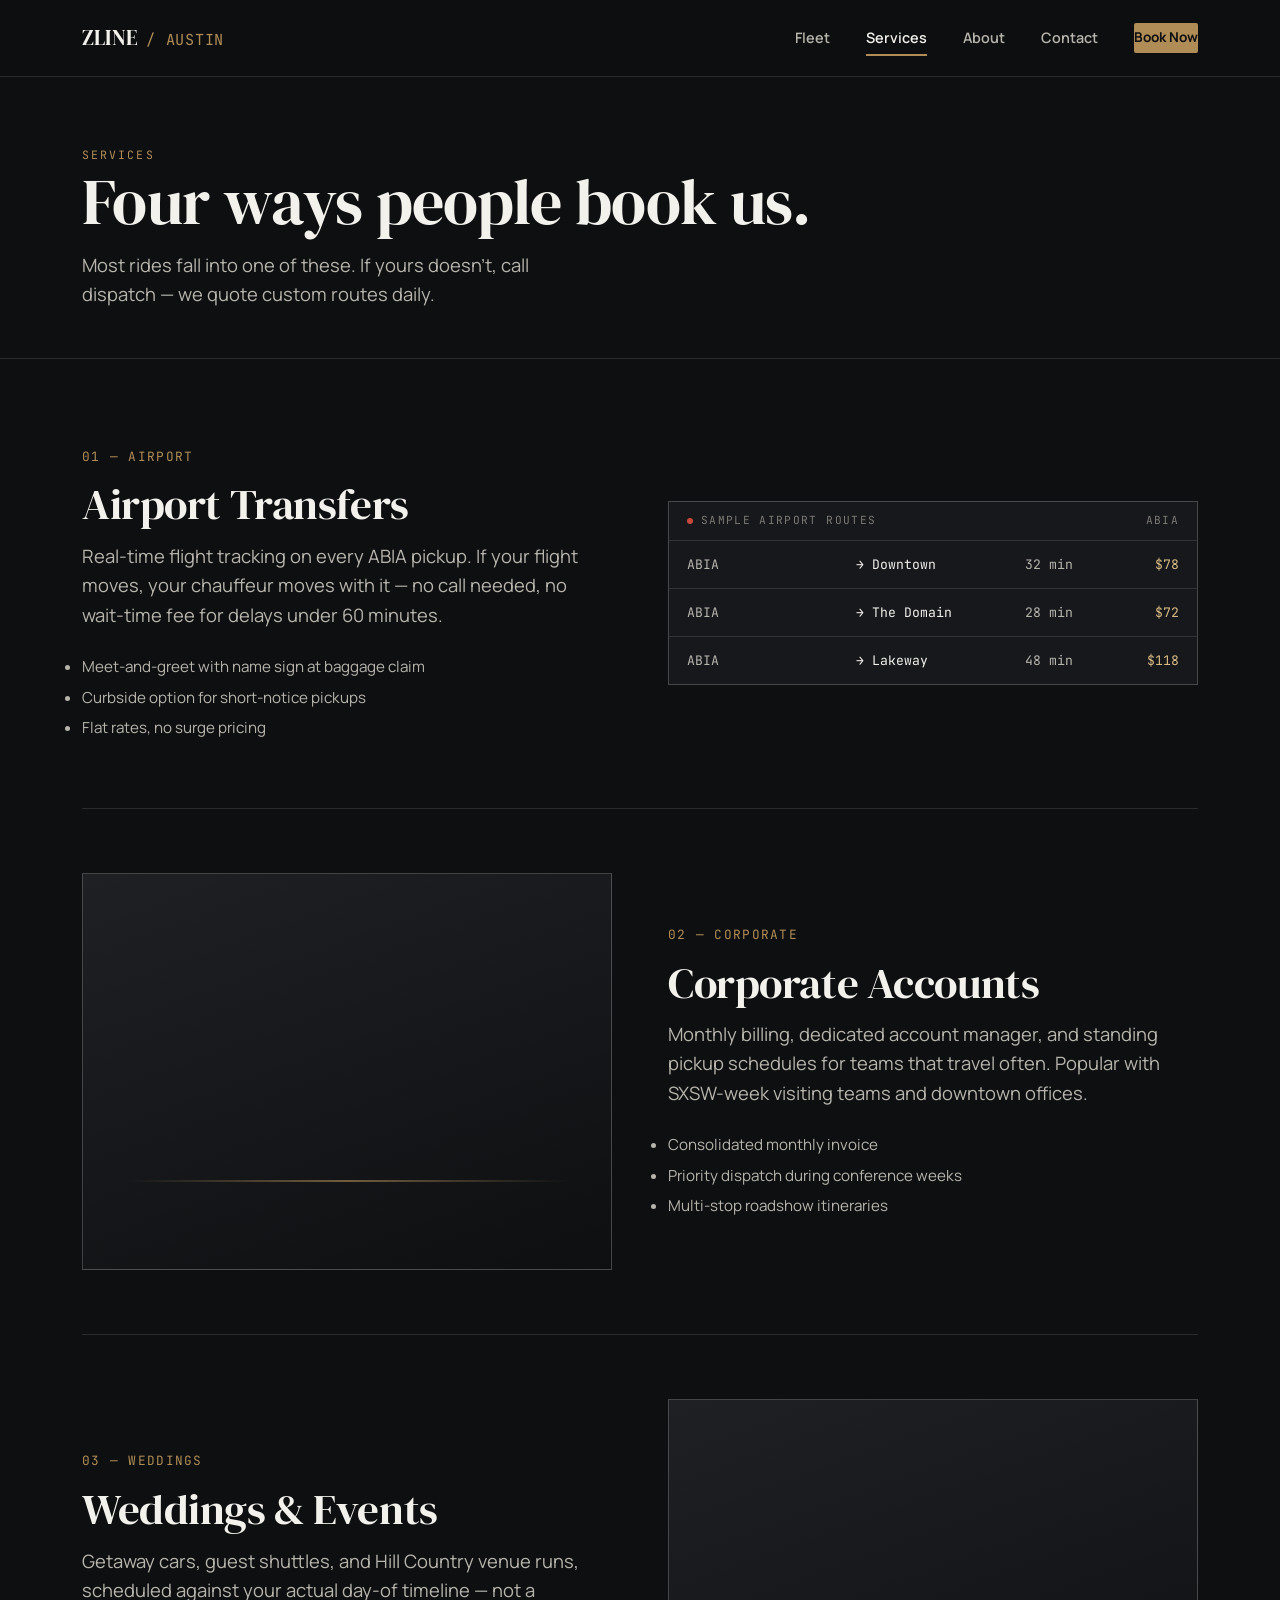
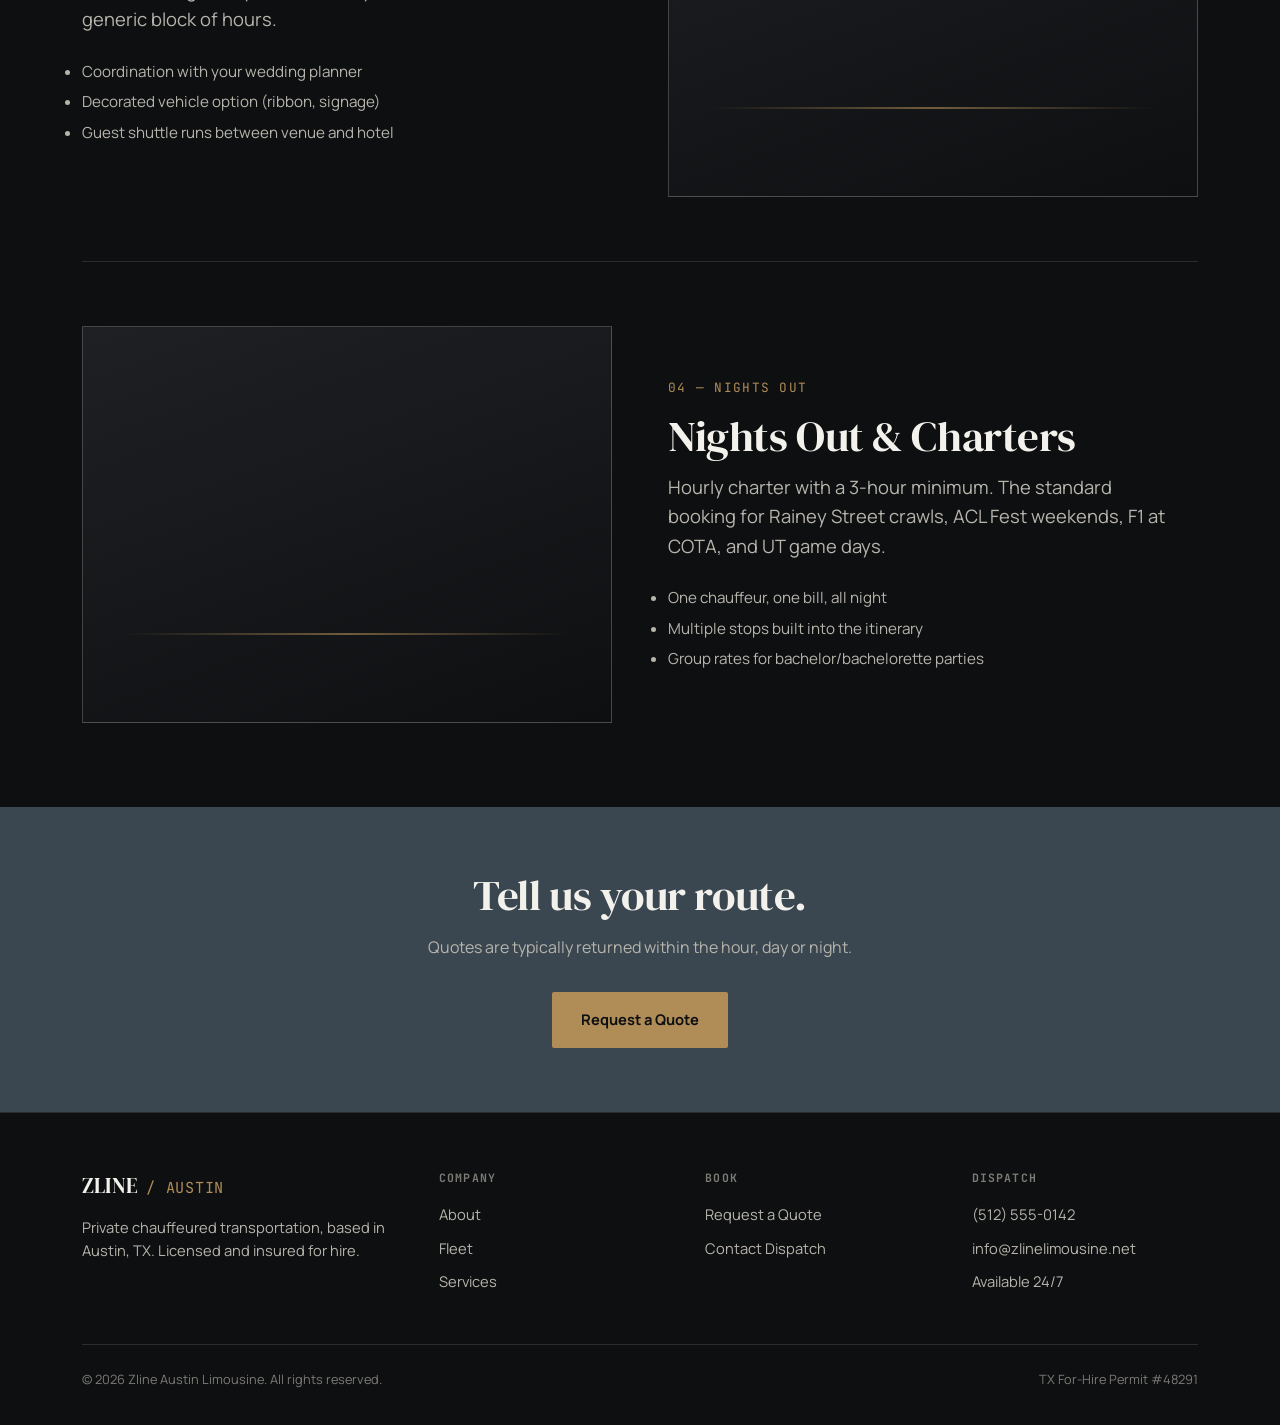
<file: services.html>
<!DOCTYPE html>
<html lang="en">
<head>
<meta charset="UTF-8">
<meta name="viewport" content="width=device-width, initial-scale=1.0">
<title>Services — Zline Austin Limousine</title>
<meta name="description" content="Zline Austin Limousine services: airport transfers, corporate accounts, weddings and events, and hourly charter across Austin, TX.">
<link rel="stylesheet" href="styles.css">
</head>
<body>

<header class="site-header">
  <div class="wrap">
    <a href="index.html" class="brand">ZLINE <span class="mark">/ AUSTIN</span></a>
    <nav class="main-nav">
      <a href="fleet.html">Fleet</a>
      <a href="services.html" aria-current="page">Services</a>
      <a href="about.html">About</a>
      <a href="contact.html">Contact</a>
      <a href="booking.html" class="nav-cta">Book Now</a>
    </nav>
    <button class="nav-toggle" aria-label="Toggle menu" aria-expanded="false">&#9776;</button>
  </div>
</header>

<div class="page-header">
  <div class="wrap">
    <span class="eyebrow">Services</span>
    <h1>Four ways people book us.</h1>
    <p class="lede" style="margin-top:14px;">Most rides fall into one of these. If yours doesn't, call dispatch — we quote custom routes daily.</p>
  </div>
</div>

<section>
  <div class="wrap">
    <div class="two-col">
      <div>
        <span class="num" style="font-family:var(--mono); color:var(--brass); font-size:0.8rem; letter-spacing:0.1em;">01 — AIRPORT</span>
        <h2 style="margin-top:12px;">Airport Transfers</h2>
        <p class="lede" style="margin:14px 0 22px;">Real-time flight tracking on every ABIA pickup. If your flight moves, your chauffeur moves with it — no call needed, no wait-time fee for delays under 60 minutes.</p>
        <ul style="color:var(--ink-dim); font-size:0.95rem; line-height:2;">
          <li>Meet-and-greet with name sign at baggage claim</li>
          <li>Curbside option for short-notice pickups</li>
          <li>Flat rates, no surge pricing</li>
        </ul>
      </div>
      <div class="board" style="margin-top:0;">
        <div class="board-head"><span><span class="dot"></span>Sample Airport Routes</span><span>ABIA</span></div>
        <div class="board-row"><span>ABIA</span><span class="route-to">→ Downtown</span><span>32 min</span><span class="status">$78</span></div>
        <div class="board-row"><span>ABIA</span><span class="route-to">→ The Domain</span><span>28 min</span><span class="status">$72</span></div>
        <div class="board-row"><span>ABIA</span><span class="route-to">→ Lakeway</span><span>48 min</span><span class="status">$118</span></div>
      </div>
    </div>

    <div class="divider"></div>

    <div class="two-col">
      <div class="vehicle-art" style="border:1px solid var(--line-strong); aspect-ratio:4/3;"></div>
      <div>
        <span class="num" style="font-family:var(--mono); color:var(--brass); font-size:0.8rem; letter-spacing:0.1em;">02 — CORPORATE</span>
        <h2 style="margin-top:12px;">Corporate Accounts</h2>
        <p class="lede" style="margin:14px 0 22px;">Monthly billing, dedicated account manager, and standing pickup schedules for teams that travel often. Popular with SXSW-week visiting teams and downtown offices.</p>
        <ul style="color:var(--ink-dim); font-size:0.95rem; line-height:2;">
          <li>Consolidated monthly invoice</li>
          <li>Priority dispatch during conference weeks</li>
          <li>Multi-stop roadshow itineraries</li>
        </ul>
      </div>
    </div>

    <div class="divider"></div>

    <div class="two-col">
      <div>
        <span class="num" style="font-family:var(--mono); color:var(--brass); font-size:0.8rem; letter-spacing:0.1em;">03 — WEDDINGS</span>
        <h2 style="margin-top:12px;">Weddings &amp; Events</h2>
        <p class="lede" style="margin:14px 0 22px;">Getaway cars, guest shuttles, and Hill Country venue runs, scheduled against your actual day-of timeline — not a generic block of hours.</p>
        <ul style="color:var(--ink-dim); font-size:0.95rem; line-height:2;">
          <li>Coordination with your wedding planner</li>
          <li>Decorated vehicle option (ribbon, signage)</li>
          <li>Guest shuttle runs between venue and hotel</li>
        </ul>
      </div>
      <div class="vehicle-art" style="border:1px solid var(--line-strong); aspect-ratio:4/3;"></div>
    </div>

    <div class="divider"></div>

    <div class="two-col">
      <div class="vehicle-art" style="border:1px solid var(--line-strong); aspect-ratio:4/3;"></div>
      <div>
        <span class="num" style="font-family:var(--mono); color:var(--brass); font-size:0.8rem; letter-spacing:0.1em;">04 — NIGHTS OUT</span>
        <h2 style="margin-top:12px;">Nights Out &amp; Charters</h2>
        <p class="lede" style="margin:14px 0 22px;">Hourly charter with a 3-hour minimum. The standard booking for Rainey Street crawls, ACL Fest weekends, F1 at COTA, and UT game days.</p>
        <ul style="color:var(--ink-dim); font-size:0.95rem; line-height:2;">
          <li>One chauffeur, one bill, all night</li>
          <li>Multiple stops built into the itinerary</li>
          <li>Group rates for bachelor/bachelorette parties</li>
        </ul>
      </div>
    </div>
  </div>
</section>

<div class="cta-band">
  <div class="wrap">
    <h2>Tell us your route.</h2>
    <p>Quotes are typically returned within the hour, day or night.</p>
    <a href="booking.html" class="btn btn-primary">Request a Quote</a>
  </div>
</div>

<footer>
  <div class="wrap">
    <div class="footer-grid">
      <div>
        <a href="index.html" class="brand">ZLINE <span class="mark">/ AUSTIN</span></a>
        <p style="color:var(--ink-dim); margin-top:14px; max-width:34ch; font-size:0.92rem;">Private chauffeured transportation, based in Austin, TX. Licensed and insured for hire.</p>
      </div>
      <div>
        <h4>Company</h4>
        <ul>
          <li><a href="about.html">About</a></li>
          <li><a href="fleet.html">Fleet</a></li>
          <li><a href="services.html">Services</a></li>
        </ul>
      </div>
      <div>
        <h4>Book</h4>
        <ul>
          <li><a href="booking.html">Request a Quote</a></li>
          <li><a href="contact.html">Contact Dispatch</a></li>
        </ul>
      </div>
      <div>
        <h4>Dispatch</h4>
        <ul>
          <li>(512) 555-0142</li>
          <li>info@zlinelimousine.net</li>
          <li>Available 24/7</li>
        </ul>
      </div>
    </div>
    <div class="footer-bottom">
      <span>© 2026 Zline Austin Limousine. All rights reserved.</span>
      <span>TX For-Hire Permit #48291</span>
    </div>
  </div>
</footer>

<script src="script.js"></script>
</body>
</html>
</file>
<file: styles.css>
/* ==========================================================================
   ZLINE AUSTIN LIMOUSINE — design tokens
   Palette: asphalt charcoal + brass trim + taillight red (sparing) + dusk grey
   Type: DM Serif Display (headline) / Manrope (body) / JetBrains Mono (data)
   Signature element: departure-board route ticker
   ========================================================================== */

@import url('https://fonts.googleapis.com/css2?family=DM+Serif+Display:ital@0;1&family=Manrope:wght@400;500;600;700;800&family=JetBrains+Mono:wght@400;500;600&display=swap');

:root {
  --bg: #0e0f11;
  --bg-alt: #17181b;
  --bg-alt-2: #1e2023;
  --ink: #f3f1ec;
  --ink-dim: #b7b4ac;
  --ink-faint: #7c7a75;
  --brass: #b08d57;
  --brass-light: #d9bc85;
  --taillight: #9a2a20;
  --taillight-bright: #c8493c;
  --dusk: #3a4750;
  --line: rgba(243, 241, 236, 0.12);
  --line-strong: rgba(243, 241, 236, 0.22);

  --serif: 'DM Serif Display', Georgia, serif;
  --sans: 'Manrope', -apple-system, BlinkMacSystemFont, sans-serif;
  --mono: 'JetBrains Mono', 'Courier New', monospace;

  --container: 1180px;
}

* { box-sizing: border-box; margin: 0; padding: 0; }

html { scroll-behavior: smooth; }

body {
  background: var(--bg);
  color: var(--ink);
  font-family: var(--sans);
  font-size: 16px;
  line-height: 1.6;
  -webkit-font-smoothing: antialiased;
}

a { color: inherit; text-decoration: none; }

img { max-width: 100%; display: block; }

.wrap {
  max-width: var(--container);
  margin: 0 auto;
  padding: 0 32px;
}

@media (max-width: 640px) {
  .wrap { padding: 0 20px; }
}

/* ---------- Typography ---------- */

h1, h2, h3, .serif {
  font-family: var(--serif);
  font-weight: 400;
  letter-spacing: -0.01em;
  line-height: 1.1;
}

h1 { font-size: clamp(2.4rem, 5vw, 4.2rem); }
h2 { font-size: clamp(1.9rem, 3.4vw, 2.7rem); }
h3 { font-size: 1.4rem; }

.eyebrow {
  font-family: var(--mono);
  font-size: 0.72rem;
  letter-spacing: 0.18em;
  text-transform: uppercase;
  color: var(--brass);
}

p.lede {
  font-size: 1.15rem;
  color: var(--ink-dim);
  max-width: 46ch;
}

/* ---------- Nav ---------- */

.site-header {
  position: sticky;
  top: 0;
  z-index: 100;
  background: rgba(14, 15, 17, 0.88);
  backdrop-filter: blur(10px);
  border-bottom: 1px solid var(--line);
}

.site-header .wrap {
  display: flex;
  align-items: center;
  justify-content: space-between;
  height: 76px;
}

.brand {
  font-family: var(--serif);
  font-size: 1.3rem;
  letter-spacing: 0.01em;
  display: flex;
  align-items: baseline;
  gap: 8px;
}

.brand .mark {
  color: var(--brass);
  font-family: var(--mono);
  font-size: 0.95rem;
  letter-spacing: 0.05em;
}

nav.main-nav {
  display: flex;
  align-items: center;
  gap: 36px;
}

nav.main-nav a {
  font-size: 0.9rem;
  font-weight: 600;
  color: var(--ink-dim);
  position: relative;
  padding: 4px 0;
  transition: color 0.2s ease;
}

nav.main-nav a:hover,
nav.main-nav a[aria-current="page"] {
  color: var(--ink);
}

nav.main-nav a[aria-current="page"]::after {
  content: '';
  position: absolute;
  left: 0; right: 0; bottom: -2px;
  height: 2px;
  background: var(--brass);
}

.nav-cta {
  background: var(--brass);
  color: var(--bg) !important;
  padding: 10px 20px;
  border-radius: 2px;
  font-weight: 700 !important;
  font-size: 0.85rem !important;
  transition: background 0.2s ease;
}
.nav-cta:hover { background: var(--brass-light); }

.nav-toggle {
  display: none;
  background: none;
  border: 1px solid var(--line-strong);
  color: var(--ink);
  width: 40px; height: 40px;
  font-size: 1.2rem;
  cursor: pointer;
}

@media (max-width: 860px) {
  nav.main-nav {
    position: fixed;
    top: 76px; left: 0; right: 0;
    background: var(--bg);
    border-bottom: 1px solid var(--line);
    flex-direction: column;
    align-items: flex-start;
    gap: 0;
    padding: 8px 20px 20px;
    display: none;
  }
  nav.main-nav.open { display: flex; }
  nav.main-nav a { width: 100%; padding: 14px 0; border-bottom: 1px solid var(--line); }
  .nav-toggle { display: block; }
}

/* ---------- Buttons ---------- */

.btn {
  display: inline-flex;
  align-items: center;
  gap: 10px;
  font-weight: 700;
  font-size: 0.92rem;
  padding: 15px 28px;
  border-radius: 2px;
  border: 1px solid transparent;
  cursor: pointer;
  transition: all 0.2s ease;
}

.btn-primary { background: var(--brass); color: var(--bg); }
.btn-primary:hover { background: var(--brass-light); }

.btn-ghost { border-color: var(--line-strong); color: var(--ink); }
.btn-ghost:hover { border-color: var(--brass); color: var(--brass-light); }

.btn-block { width: 100%; justify-content: center; }

/* ---------- Hero ---------- */

.hero {
  position: relative;
  padding: 88px 0 64px;
  overflow: hidden;
  border-bottom: 1px solid var(--line);
}

.hero::before {
  content: '';
  position: absolute;
  inset: 0;
  background:
    radial-gradient(ellipse 900px 500px at 82% -10%, rgba(176,141,87,0.16), transparent 60%),
    repeating-linear-gradient(90deg, transparent 0 118px, rgba(243,241,236,0.035) 118px 120px);
  pointer-events: none;
}

.hero-grid {
  position: relative;
  display: grid;
  grid-template-columns: 1.1fr 0.9fr;
  gap: 56px;
  align-items: center;
}

@media (max-width: 900px) {
  .hero-grid { grid-template-columns: 1fr; }
}

.hero h1 { margin: 18px 0 20px; }
.hero h1 em { color: var(--brass-light); font-style: normal; }

.hero-cta-row { display: flex; gap: 14px; margin-top: 32px; flex-wrap: wrap; }

.hero-art {
  aspect-ratio: 4/3;
  border: 1px solid var(--line-strong);
  background:
    linear-gradient(160deg, var(--bg-alt-2), var(--bg));
  position: relative;
  overflow: hidden;
}

.hero-art .plate {
  position: absolute; inset: 0;
  display: flex; flex-direction: column; justify-content: flex-end;
  padding: 22px;
}

.hero-art .beam {
  position: absolute;
  width: 240%; height: 140px;
  background: radial-gradient(ellipse at center, rgba(217,188,133,0.16), transparent 70%);
  top: -40px; left: -70%;
  transform: rotate(-8deg);
}

.hero-art .skyline {
  position: absolute; bottom: 0; left: 0; right: 0; height: 46%;
  background:
    linear-gradient(0deg, var(--bg) 0%, transparent 100%),
    repeating-linear-gradient(90deg, var(--bg-alt) 0 26px, var(--bg-alt-2) 26px 52px, transparent 52px 90px);
  clip-path: polygon(0 60%, 4% 40%, 9% 55%, 14% 20%, 20% 45%, 27% 30%, 34% 50%, 41% 15%, 48% 42%, 55% 25%, 62% 48%, 70% 35%, 77% 55%, 85% 22%, 92% 46%, 100% 30%, 100% 100%, 0 100%);
  opacity: 0.9;
}

.hero-art .caption {
  position: relative;
  font-family: var(--mono);
  font-size: 0.72rem;
  color: var(--ink-faint);
  letter-spacing: 0.08em;
  text-transform: uppercase;
}

/* ---------- Departure board (signature element) ---------- */

.board {
  border: 1px solid var(--line-strong);
  background: var(--bg-alt);
  margin-top: 40px;
}

.board-head {
  display: flex;
  justify-content: space-between;
  align-items: center;
  padding: 10px 18px;
  border-bottom: 1px solid var(--line);
  font-family: var(--mono);
  font-size: 0.7rem;
  letter-spacing: 0.12em;
  text-transform: uppercase;
  color: var(--ink-faint);
}

.board-head .dot {
  display: inline-block; width: 6px; height: 6px; border-radius: 50%;
  background: var(--taillight-bright);
  margin-right: 8px;
  animation: blink 1.6s ease-in-out infinite;
}

@keyframes blink { 0%,100% { opacity: 1; } 50% { opacity: 0.25; } }

.board-row {
  display: grid;
  grid-template-columns: 2.2fr 2.2fr 1fr 1fr;
  gap: 12px;
  padding: 13px 18px;
  font-family: var(--mono);
  font-size: 0.82rem;
  border-bottom: 1px solid var(--line);
  color: var(--ink-dim);
}
.board-row:last-child { border-bottom: none; }
.board-row .route-to { color: var(--ink); }
.board-row .status { color: var(--brass-light); text-align: right; }

@media (max-width: 480px) {
  .board-row { grid-template-columns: 1fr 1fr; row-gap: 4px; font-size: 0.74rem; }
  .board-row .status { grid-column: 1 / -1; text-align: left; }
}

/* ---------- Sections ---------- */

section { padding: 84px 0; }
.section-tight { padding: 56px 0; }
.border-top { border-top: 1px solid var(--line); }
.bg-alt { background: var(--bg-alt); }

.section-head {
  display: flex;
  justify-content: space-between;
  align-items: flex-end;
  gap: 24px;
  margin-bottom: 44px;
  flex-wrap: wrap;
}

/* ---------- Cards ---------- */

.grid-4 { display: grid; grid-template-columns: repeat(4, 1fr); gap: 1px; background: var(--line); border: 1px solid var(--line); }
.grid-3 { display: grid; grid-template-columns: repeat(3, 1fr); gap: 1px; background: var(--line); border: 1px solid var(--line); }
.grid-2 { display: grid; grid-template-columns: repeat(2, 1fr); gap: 1px; background: var(--line); border: 1px solid var(--line); }

@media (max-width: 900px) { .grid-4 { grid-template-columns: repeat(2, 1fr); } }
@media (max-width: 640px) { .grid-4, .grid-3, .grid-2 { grid-template-columns: 1fr; } }

.card {
  background: var(--bg);
  padding: 32px 28px;
}
.card .num {
  font-family: var(--mono);
  color: var(--brass);
  font-size: 0.78rem;
  letter-spacing: 0.1em;
}
.card h3 { margin: 14px 0 10px; font-size: 1.25rem; }
.card p { color: var(--ink-dim); font-size: 0.95rem; }

/* ---------- Stats ---------- */

.stat-row {
  display: grid;
  grid-template-columns: repeat(4, 1fr);
  gap: 40px;
}
@media (max-width: 700px) { .stat-row { grid-template-columns: repeat(2, 1fr); gap: 28px; } }

.stat .value {
  font-family: var(--serif);
  font-size: 2.6rem;
  color: var(--brass-light);
}
.stat .label {
  font-family: var(--mono);
  font-size: 0.72rem;
  letter-spacing: 0.08em;
  text-transform: uppercase;
  color: var(--ink-faint);
  margin-top: 6px;
}

/* ---------- Testimonial ---------- */

.testimonial {
  border-left: 2px solid var(--brass);
  padding-left: 28px;
  max-width: 720px;
}
.testimonial blockquote {
  font-family: var(--serif);
  font-size: 1.5rem;
  line-height: 1.4;
  color: var(--ink);
}
.testimonial cite {
  display: block;
  margin-top: 18px;
  font-style: normal;
  font-family: var(--mono);
  font-size: 0.78rem;
  color: var(--ink-faint);
}

/* ---------- CTA band ---------- */

.cta-band {
  background: var(--dusk);
  padding: 64px 0;
  text-align: center;
}
.cta-band h2 { margin-bottom: 16px; }
.cta-band p { color: var(--ink-dim); margin: 0 auto 32px; max-width: 50ch; }

/* ---------- Footer ---------- */

footer {
  border-top: 1px solid var(--line);
  padding: 56px 0 36px;
}
.footer-grid {
  display: grid;
  grid-template-columns: 1.4fr 1fr 1fr 1fr;
  gap: 40px;
  margin-bottom: 40px;
}
@media (max-width: 780px) { .footer-grid { grid-template-columns: 1fr 1fr; } }
.footer-grid h4 {
  font-family: var(--mono);
  font-size: 0.72rem;
  letter-spacing: 0.1em;
  text-transform: uppercase;
  color: var(--ink-faint);
  margin-bottom: 16px;
}
.footer-grid ul { list-style: none; }
.footer-grid li { margin-bottom: 10px; font-size: 0.92rem; color: var(--ink-dim); }
.footer-grid a:hover { color: var(--brass-light); }
.footer-bottom {
  display: flex;
  justify-content: space-between;
  padding-top: 24px;
  border-top: 1px solid var(--line);
  font-size: 0.8rem;
  color: var(--ink-faint);
  flex-wrap: wrap;
  gap: 12px;
}

/* ---------- Page header (inner pages) ---------- */

.page-header {
  padding: 64px 0 48px;
  border-bottom: 1px solid var(--line);
}
.page-header .eyebrow { margin-bottom: 14px; }

/* ---------- Forms ---------- */

.form-grid {
  display: grid;
  grid-template-columns: 1fr 1fr;
  gap: 20px;
}
@media (max-width: 640px) { .form-grid { grid-template-columns: 1fr; } }
.field { display: flex; flex-direction: column; gap: 8px; }
.field.full { grid-column: 1 / -1; }
.field label {
  font-family: var(--mono);
  font-size: 0.72rem;
  letter-spacing: 0.08em;
  text-transform: uppercase;
  color: var(--ink-faint);
}
.field input, .field select, .field textarea {
  background: var(--bg-alt);
  border: 1px solid var(--line-strong);
  color: var(--ink);
  padding: 13px 14px;
  font-family: var(--sans);
  font-size: 0.95rem;
  border-radius: 2px;
}
.field input:focus, .field select:focus, .field textarea:focus {
  outline: none;
  border-color: var(--brass);
}
.field textarea { resize: vertical; min-height: 110px; }

.form-note {
  font-size: 0.82rem;
  color: var(--ink-faint);
  margin-top: 16px;
}

.form-success {
  display: none;
  border: 1px solid var(--brass);
  background: rgba(176,141,87,0.08);
  padding: 20px;
  margin-top: 20px;
  font-size: 0.92rem;
}
.form-success.show { display: block; }

/* ---------- Utility ---------- */

.two-col {
  display: grid;
  grid-template-columns: 1fr 1fr;
  gap: 56px;
  align-items: center;
}
@media (max-width: 860px) { .two-col { grid-template-columns: 1fr; } }

.tag {
  display: inline-block;
  font-family: var(--mono);
  font-size: 0.7rem;
  letter-spacing: 0.08em;
  text-transform: uppercase;
  color: var(--brass-light);
  border: 1px solid var(--line-strong);
  padding: 4px 10px;
  margin-bottom: 16px;
}

.vehicle-art {
  aspect-ratio: 16/9;
  background: linear-gradient(160deg, var(--bg-alt-2), var(--bg));
  border-bottom: 1px solid var(--line);
  position: relative;
  overflow: hidden;
}
.vehicle-art::after {
  content: '';
  position: absolute; left: 8%; right: 8%; bottom: 22%;
  height: 2px;
  background: linear-gradient(90deg, transparent, var(--brass), transparent);
  opacity: 0.6;
}

.divider {
  height: 1px;
  background: var(--line);
  margin: 64px 0;
}

.focus-visible-ring:focus-visible,
a:focus-visible,
button:focus-visible,
input:focus-visible,
select:focus-visible,
textarea:focus-visible {
  outline: 2px solid var(--brass-light);
  outline-offset: 2px;
}

@media (prefers-reduced-motion: reduce) {
  * { animation: none !important; transition: none !important; }
  html { scroll-behavior: auto; }
}
</file>
